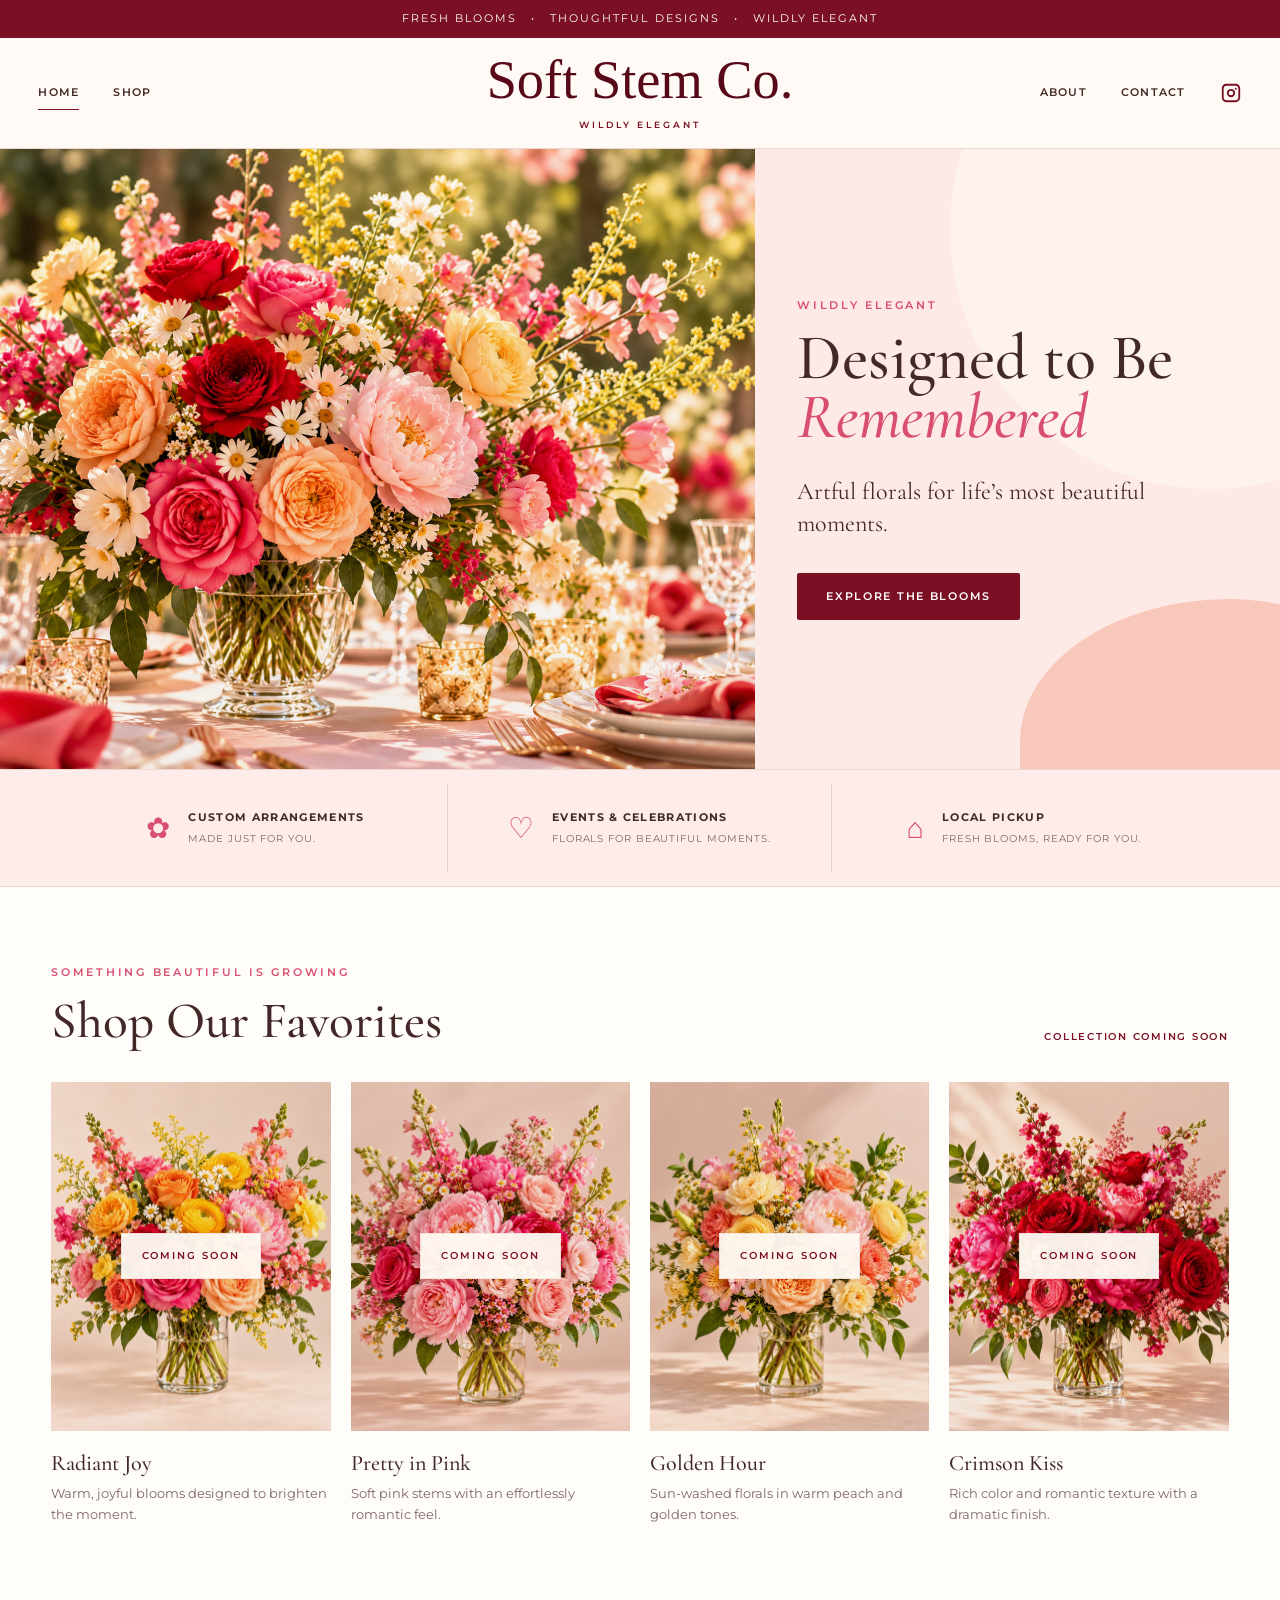
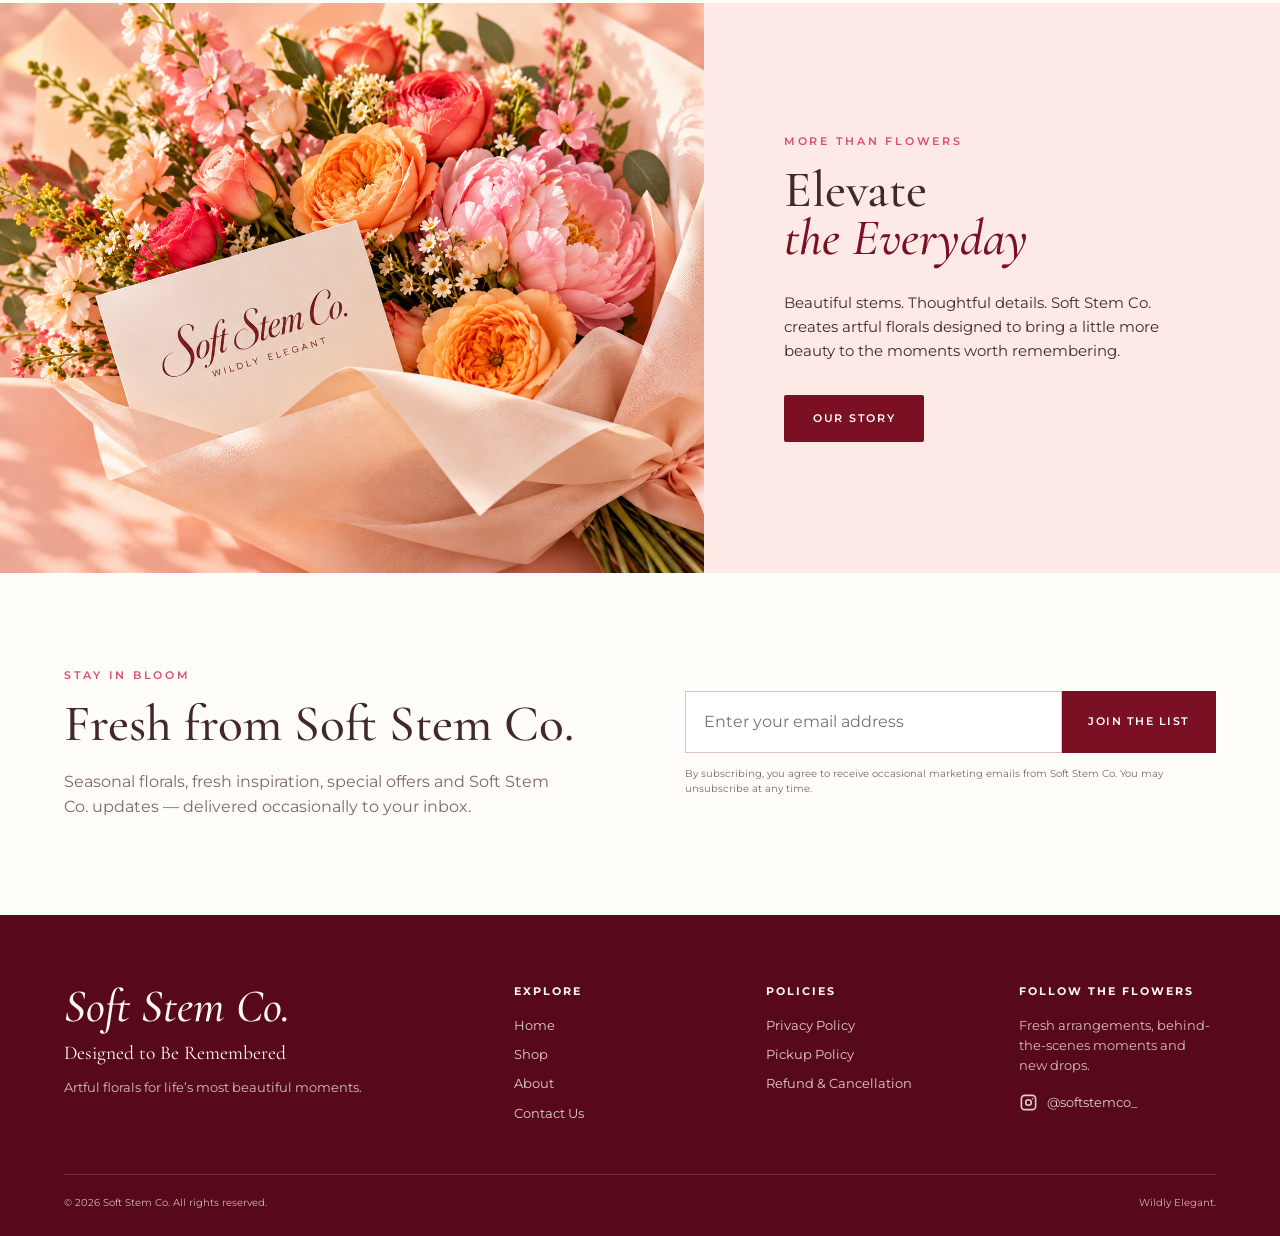
<file: index.html>
<!DOCTYPE html>
<html lang="en">

<head>
  <meta charset="UTF-8">

  <meta
    name="viewport"
    content="width=device-width, initial-scale=1.0"
  >

  <title>Soft Stem Co. | Wildly Elegant Florals</title>

  <meta
    name="description"
    content="Soft Stem Co. creates artful florals for life's most beautiful moments. Thoughtfully designed floral arrangements available for local pickup."
  >

  <!-- Google Fonts -->
  <link rel="preconnect" href="https://fonts.googleapis.com">

  <link
    rel="preconnect"
    href="https://fonts.gstatic.com"
    crossorigin
  >

  <link
    href="https://fonts.googleapis.com/css2?family=Cormorant+Garamond:ital,wght@0,400;0,500;0,600;1,500;1,600&family=Montserrat:wght@400;500;600&display=swap"
    rel="stylesheet"
  >

  <!-- Main stylesheet -->
  <link
    rel="stylesheet"
    href="styles.css"
  >
</head>


<body>

  <!-- =========================
       ANNOUNCEMENT BAR
  ========================== -->

  <div class="announcement-bar">
    <span>Fresh Blooms</span>
    <span>•</span>
    <span>Thoughtful Designs</span>
    <span>•</span>
    <span>Wildly Elegant</span>
  </div>


  <!-- =========================
       HEADER
  ========================== -->

  <header class="site-header">

    <div class="header-inner">

      <!-- Left navigation -->
      <nav
        class="main-nav left-nav"
        aria-label="Primary navigation"
      >
        <a
          href="index.html"
          class="active"
        >
          Home
        </a>

        <a href="#shop">
          Shop
        </a>
      </nav>


      <!-- Logo / Brand -->
      <a
        href="index.html"
        class="brand"
        aria-label="Soft Stem Co. Home"
      >
        <span class="brand-name">
          Soft Stem Co.
        </span>

        <span class="brand-tagline">
          Wildly Elegant
        </span>
      </a>


      <!-- Right navigation -->
      <nav
        class="main-nav right-nav"
        aria-label="Secondary navigation"
      >

        <a href="about.html">
          About
        </a>

        <a href="contact.html">
          Contact
        </a>


        <!-- Instagram Icon -->
        <a
          href="https://www.instagram.com/softstemco_/"
          target="_blank"
          rel="noopener noreferrer"
          class="instagram-icon"
          aria-label="Follow Soft Stem Co. on Instagram"
        >

          <svg
            viewBox="0 0 24 24"
            aria-hidden="true"
          >

            <path
              d="M7 2C4.24 2 2 4.24 2 7v10c0 2.76 2.24 5 5 5h10c2.76 0 5-2.24 5-5V7c0-2.76-2.24-5-5-5H7zm10 2c1.66 0 3 1.34 3 3v10c0 1.66-1.34 3-3 3H7c-1.66 0-3-1.34-3-3V7c0-1.66 1.34-3 3-3h10zm-5 3.5A4.5 4.5 0 1 0 12 16.5 4.5 4.5 0 0 0 12 7.5zm0 2A2.5 2.5 0 1 1 9.5 12 2.5 2.5 0 0 1 12 9.5zm5.25-3.25a1.05 1.05 0 1 0 1.05 1.05 1.05 1.05 0 0 0-1.05-1.05z"
            />

          </svg>

        </a>

      </nav>

    </div>

  </header>


  <!-- =========================
       MAIN CONTENT
  ========================== -->

  <main>


    <!-- =========================
         HERO
    ========================== -->

    <section class="hero">

      <div
        class="hero-photo"
        role="img"
        aria-label="Colorful Soft Stem Co. floral arrangement"
      >
      </div>


      <div class="hero-content">

        <p class="eyebrow">
          Wildly Elegant
        </p>


        <h1>
          Designed to Be
          <span>Remembered</span>
        </h1>


        <p class="hero-copy">
          Artful florals for life’s most beautiful moments.
        </p>


        <a
          href="#shop"
          class="button primary-button"
        >
          Explore the Blooms
        </a>

      </div>

    </section>



    <!-- =========================
         SERVICE STRIP
    ========================== -->

    <section class="service-strip">


      <article class="service-item">

        <div class="service-icon">
          ✿
        </div>

        <div>
          <h3>
            Custom Arrangements
          </h3>

          <p>
            Made just for you.
          </p>
        </div>

      </article>



      <article class="service-item">

        <div class="service-icon">
          ♡
        </div>

        <div>
          <h3>
            Events & Celebrations
          </h3>

          <p>
            Florals for beautiful moments.
          </p>
        </div>

      </article>



      <article class="service-item">

        <div class="service-icon">
          ⌂
        </div>

        <div>
          <h3>
            Local Pickup
          </h3>

          <p>
            Fresh blooms, ready for you.
          </p>
        </div>

      </article>


    </section>



    <!-- =========================
         SHOP / COMING SOON
    ========================== -->

    <section
      class="shop-section"
      id="shop"
    >

      <div class="section-heading">

        <div>

          <p class="eyebrow">
            Something Beautiful Is Growing
          </p>

          <h2>
            Shop Our Favorites
          </h2>

        </div>


        <span class="coming-soon-note">
          Collection Coming Soon
        </span>

      </div>



      <div class="product-grid">


        <!-- Product 1 -->

        <article class="product-card">

          <div class="product-photo product-one">

            <span class="coming-soon-label">
              Coming Soon
            </span>

          </div>

          <h3>
            Radiant Joy
          </h3>

          <p>
            Warm, joyful blooms designed to brighten the moment.
          </p>

        </article>



        <!-- Product 2 -->

        <article class="product-card">

          <div class="product-photo product-two">

            <span class="coming-soon-label">
              Coming Soon
            </span>

          </div>

          <h3>
            Pretty in Pink
          </h3>

          <p>
            Soft pink stems with an effortlessly romantic feel.
          </p>

        </article>



        <!-- Product 3 -->

        <article class="product-card">

          <div class="product-photo product-three">

            <span class="coming-soon-label">
              Coming Soon
            </span>

          </div>

          <h3>
            Golden Hour
          </h3>

          <p>
            Sun-washed florals in warm peach and golden tones.
          </p>

        </article>



        <!-- Product 4 -->

        <article class="product-card">

          <div class="product-photo product-four">

            <span class="coming-soon-label">
              Coming Soon
            </span>

          </div>

          <h3>
            Crimson Kiss
          </h3>

          <p>
            Rich color and romantic texture with a dramatic finish.
          </p>

        </article>


      </div>

    </section>



    <!-- =========================
         STORY SECTION
    ========================== -->

    <section class="story-section">


      <div
        class="story-photo"
        role="img"
        aria-label="Wrapped Soft Stem Co. floral bouquet"
      >
      </div>


      <div class="story-content">


        <p class="eyebrow">
          More Than Flowers
        </p>


        <h2>
          Elevate
          <span>the Everyday</span>
        </h2>


        <p>
          Beautiful stems. Thoughtful details.
          Soft Stem Co. creates artful florals designed
          to bring a little more beauty to the moments
          worth remembering.
        </p>


        <a
          href="about.html"
          class="button secondary-button"
        >
          Our Story
        </a>


      </div>

    </section>



    <!-- =========================
         NEWSLETTER
    ========================== -->

    <section class="newsletter-section">


      <div class="newsletter-copy">


        <p class="eyebrow">
          Stay in Bloom
        </p>


        <h2>
          Fresh from Soft Stem Co.
        </h2>


        <p>
          Seasonal florals, fresh inspiration, special offers
          and Soft Stem Co. updates — delivered occasionally
          to your inbox.
        </p>


      </div>



  <form
  action="https://formspree.io/f/mqpezvlo"
  method="POST"
  class="newsletter-form"
>

  <label for="newsletter-email" class="sr-only">
    Email Address
  </label>

  <input
    type="email"
    id="newsletter-email"
    name="email"
    placeholder="Enter your email address"
    required
  >

  <input
    type="hidden"
    name="_subject"
    value="New Soft Stem Co. Newsletter Signup"
  >

  <input
    type="hidden"
    name="_source"
    value="Soft Stem Co. Homepage Newsletter"
  >

  <button type="submit">
    Join the List
  </button>

  <p class="form-disclaimer">
    By subscribing, you agree to receive occasional marketing emails from
    Soft Stem Co. You may unsubscribe at any time.
  </p>

</form>


    </section>


  </main>



  <!-- =========================
       FOOTER
  ========================== -->

  <footer class="site-footer">


    <div class="footer-grid">


      <!-- Brand -->

      <div class="footer-brand">

        <h2>
          Soft Stem Co.
        </h2>


        <p class="footer-tagline">
          Designed to Be Remembered
        </p>


        <p>
          Artful florals for life’s most beautiful moments.
        </p>

      </div>



      <!-- Explore -->

      <div class="footer-column">

        <h3>
          Explore
        </h3>


        <a href="index.html">
          Home
        </a>


        <a href="#shop">
          Shop
        </a>


        <a href="about.html">
          About
        </a>


        <a href="contact.html">
          Contact Us
        </a>

      </div>



      <!-- Policies -->

      <div class="footer-column">

        <h3>
          Policies
        </h3>


        <a href="privacy.html">
          Privacy Policy
        </a>


       


        <a href="pickup.html">
          Pickup Policy
        </a>


        <a href="refunds.html">
          Refund & Cancellation
        </a>

      </div>



      <!-- Social -->

      <div class="footer-column">


        <h3>
          Follow the Flowers
        </h3>


        <p>
          Fresh arrangements, behind-the-scenes moments
          and new drops.
        </p>


        <a
          href="https://www.instagram.com/softstemco_/"
          target="_blank"
          rel="noopener noreferrer"
          class="footer-instagram"
        >


          <svg
            viewBox="0 0 24 24"
            aria-hidden="true"
          >

            <path
              d="M7 2C4.24 2 2 4.24 2 7v10c0 2.76 2.24 5 5 5h10c2.76 0 5-2.24 5-5V7c0-2.76-2.24-5-5-5H7zm10 2c1.66 0 3 1.34 3 3v10c0 1.66-1.34 3-3 3H7c-1.66 0-3-1.34-3-3V7c0-1.66 1.34-3 3-3h10zm-5 3.5A4.5 4.5 0 1 0 12 16.5 4.5 4.5 0 0 0 12 7.5zm0 2A2.5 2.5 0 1 1 9.5 12 2.5 2.5 0 0 1 12 9.5zm5.25-3.25a1.05 1.05 0 1 0 1.05 1.05 1.05 1.05 0 0 0-1.05-1.05z"
            />

          </svg>


          <span>
            @softstemco_
          </span>


        </a>


      </div>


    </div>



    <div class="footer-bottom">

      <p>
        © 2026 Soft Stem Co. All rights reserved.
      </p>

      <p>
        Wildly Elegant.
      </p>

    </div>


  </footer>


</body>

</html>
</file>
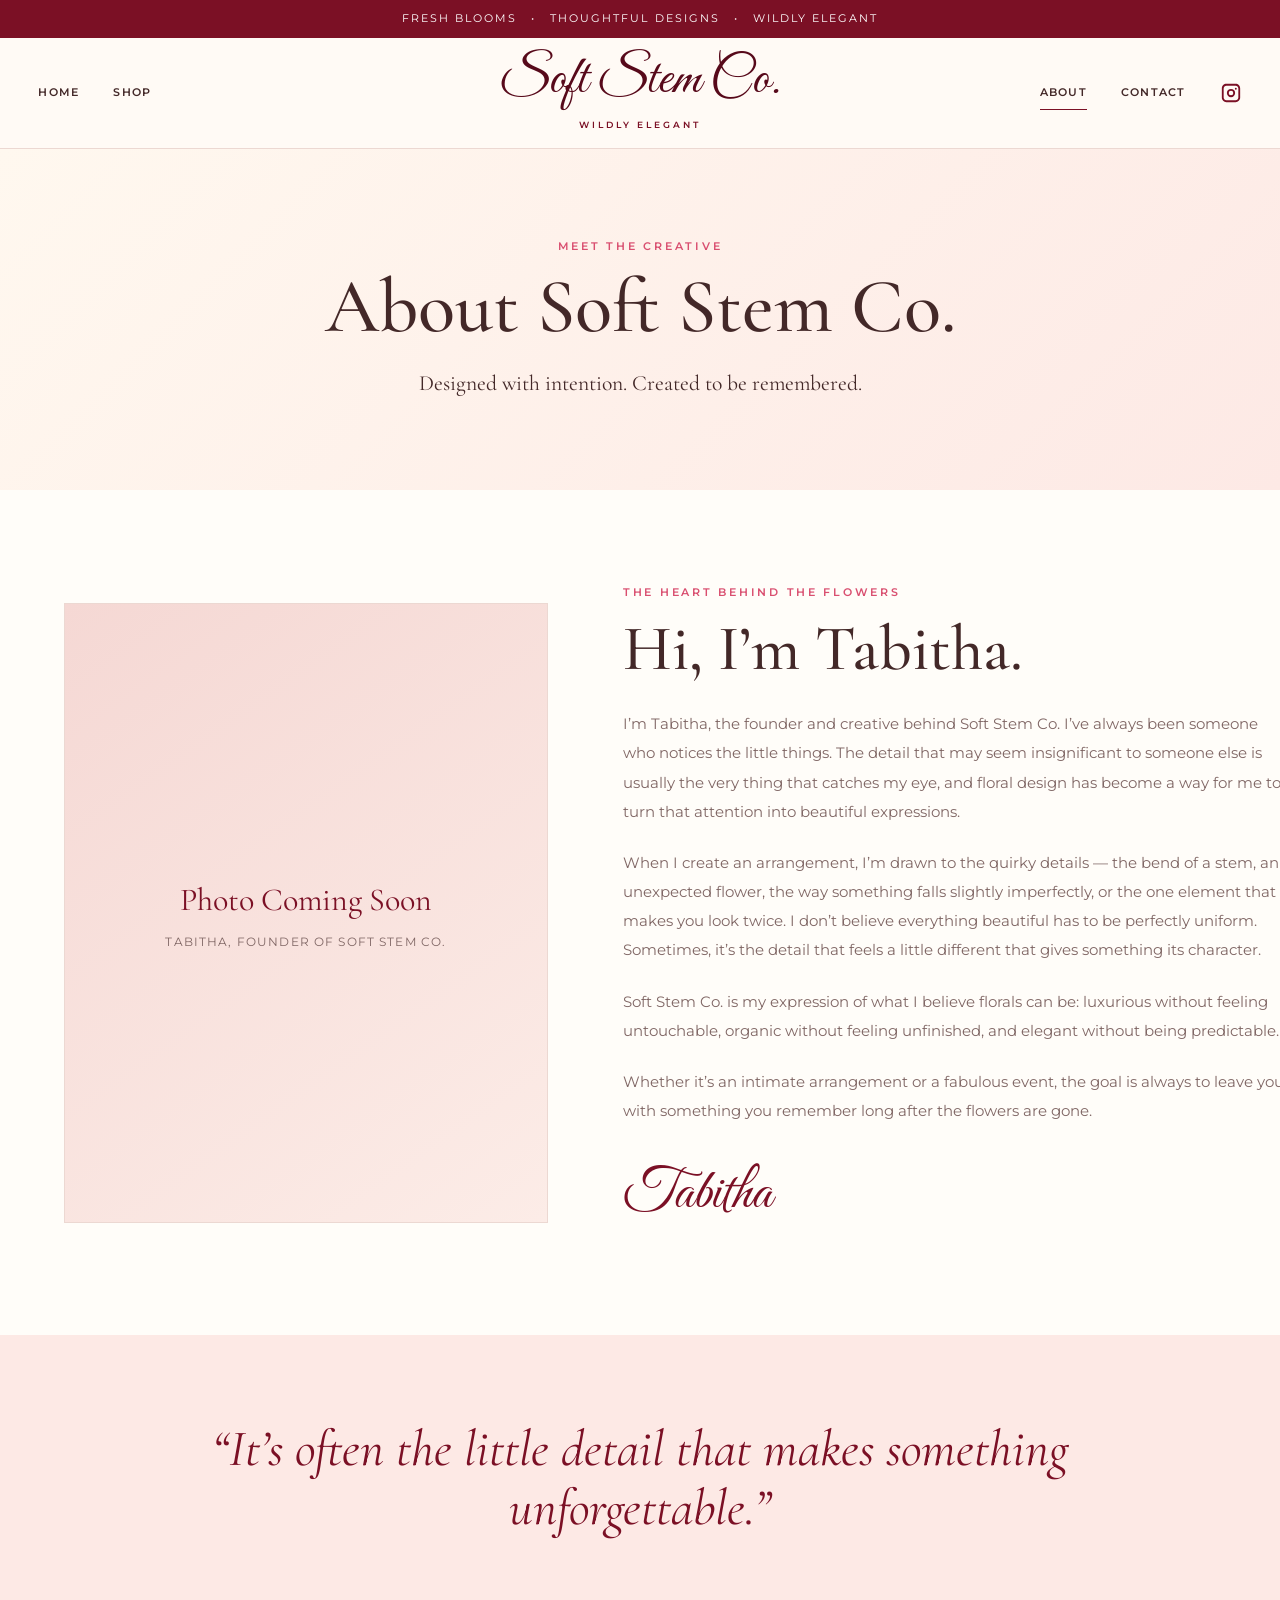
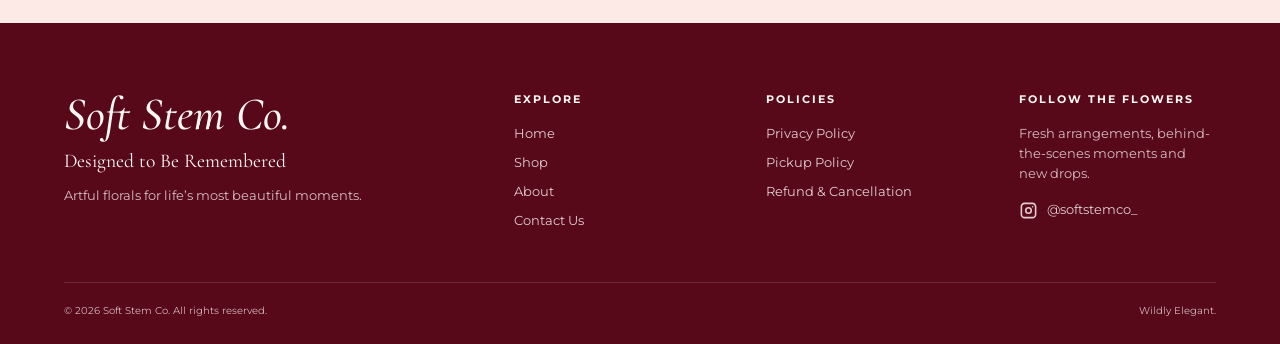
<file: about.html>
<!DOCTYPE html>
<html lang="en">
<head>
  <meta charset="UTF-8">
  <meta name="viewport" content="width=device-width, initial-scale=1.0">

  <title>About | Soft Stem Co.</title>

  <meta
    name="description"
    content="Meet Tabitha, founder and creative behind Soft Stem Co."
  >

  <link rel="preconnect" href="https://fonts.googleapis.com">
  <link rel="preconnect" href="https://fonts.gstatic.com" crossorigin>

  <link
    href="https://fonts.googleapis.com/css2?family=Cormorant+Garamond:ital,wght@0,400;0,500;0,600;1,500;1,600&family=Great+Vibes&family=Montserrat:wght@400;500;600&display=swap"
    rel="stylesheet"
  >

  <link rel="stylesheet" href="styles.css">
</head>

<body>

  <div class="announcement-bar">
    <span>Fresh Blooms</span>
    <span>•</span>
    <span>Thoughtful Designs</span>
    <span>•</span>
    <span>Wildly Elegant</span>
  </div>

  <header class="site-header">
    <div class="header-inner">

      <nav class="main-nav left-nav">
        <a href="index.html">Home</a>
        <a href="index.html#shop">Shop</a>
      </nav>

      <a href="index.html" class="brand">
        <span class="brand-name">Soft Stem Co.</span>
        <span class="brand-tagline">Wildly Elegant</span>
      </a>

      <nav class="main-nav right-nav">
        <a href="about.html" class="active">About</a>
        <a href="contact.html">Contact</a>

        <a
          href="https://www.instagram.com/softstemco_/"
          target="_blank"
          rel="noopener noreferrer"
          class="instagram-icon"
          aria-label="Follow Soft Stem Co. on Instagram"
        >
          <svg viewBox="0 0 24 24" aria-hidden="true">
            <path d="M7 2C4.24 2 2 4.24 2 7v10c0 2.76 2.24 5 5 5h10c2.76 0 5-2.24 5-5V7c0-2.76-2.24-5-5-5H7zm10 2c1.66 0 3 1.34 3 3v10c0 1.66-1.34 3-3 3H7c-1.66 0-3-1.34-3-3V7c0-1.66 1.34-3 3-3h10zm-5 3.5A4.5 4.5 0 1 0 12 16.5 4.5 4.5 0 0 0 12 7.5zm0 2A2.5 2.5 0 1 1 9.5 12 2.5 2.5 0 0 1 12 9.5zm5.25-3.25a1.05 1.05 0 1 0 1.05 1.05 1.05 1.05 0 0 0-1.05-1.05z"/>
          </svg>
        </a>
      </nav>

    </div>
  </header>

  <main>

    <section class="page-hero">
      <p class="eyebrow">Meet the Creative</p>
      <h1>About Soft Stem Co.</h1>
      <p>Designed with intention. Created to be remembered.</p>
    </section>

    <section class="about-layout">

      <div class="about-photo-placeholder">
        <div>
          <span>Photo Coming Soon</span>
          <p>Tabitha, Founder of Soft Stem Co.</p>
        </div>
      </div>

      <div class="about-copy">

        <p class="eyebrow">The Heart Behind the Flowers</p>

        <h2>Hi, I’m Tabitha.</h2>

        <p>
          I’m Tabitha, the founder and creative behind Soft Stem Co.
          I’ve always been someone who notices the little things.
          The detail that may seem insignificant to someone else is
          usually the very thing that catches my eye, and floral design
          has become a way for me to turn that attention into beautiful
          expressions.
        </p>

        <p>
          When I create an arrangement, I’m drawn to the quirky details —
          the bend of a stem, an unexpected flower, the way something falls
          slightly imperfectly, or the one element that makes you look twice.
          I don’t believe everything beautiful has to be perfectly uniform.
          Sometimes, it’s the detail that feels a little different that gives
          something its character.
        </p>

        <p>
          Soft Stem Co. is my expression of what I believe florals can be:
          luxurious without feeling untouchable, organic without feeling
          unfinished, and elegant without being predictable.
        </p>

        <p>
          Whether it’s an intimate arrangement or a fabulous event, the goal
          is always to leave you with something you remember long after the
          flowers are gone.
        </p>

        <p class="about-signature">
          Tabitha
        </p>

      </div>

    </section>

    <section class="about-quote">
      <p>“It’s often the little detail that makes something unforgettable.”</p>
    </section>

  </main>

  <footer class="site-footer">

    <div class="footer-grid">

      <div class="footer-brand">
        <h2>Soft Stem Co.</h2>
        <p class="footer-tagline">Designed to Be Remembered</p>
        <p>Artful florals for life’s most beautiful moments.</p>
      </div>

      <div class="footer-column">
        <h3>Explore</h3>
        <a href="index.html">Home</a>
        <a href="index.html#shop">Shop</a>
        <a href="about.html">About</a>
        <a href="contact.html">Contact Us</a>
      </div>

      <div class="footer-column">
        <h3>Policies</h3>
        <a href="privacy.html">Privacy Policy</a>
        <a href="pickup.html">Pickup Policy</a>
        <a href="refunds.html">Refund & Cancellation</a>
      </div>

      <div class="footer-column">
        <h3>Follow the Flowers</h3>

        <p>
          Fresh arrangements, behind-the-scenes moments and new drops.
        </p>

        <a
          href="https://www.instagram.com/softstemco_/"
          target="_blank"
          rel="noopener noreferrer"
          class="footer-instagram"
        >
          <svg viewBox="0 0 24 24" aria-hidden="true">
            <path d="M7 2C4.24 2 2 4.24 2 7v10c0 2.76 2.24 5 5 5h10c2.76 0 5-2.24 5-5V7c0-2.76-2.24-5-5-5H7zm10 2c1.66 0 3 1.34 3 3v10c0 1.66-1.34 3-3 3H7c-1.66 0-3-1.34-3-3V7c0-1.66 1.34-3 3-3h10zm-5 3.5A4.5 4.5 0 1 0 12 16.5 4.5 4.5 0 0 0 12 7.5zm0 2A2.5 2.5 0 1 1 9.5 12 2.5 2.5 0 0 1 12 9.5zm5.25-3.25a1.05 1.05 0 1 0 1.05 1.05 1.05 1.05 0 0 0-1.05-1.05z"/>
          </svg>

          <span>@softstemco_</span>
        </a>
      </div>

    </div>

    <div class="footer-bottom">
      <p>© 2026 Soft Stem Co. All rights reserved.</p>
      <p>Wildly Elegant.</p>
    </div>

  </footer>

</body>
</html>
</file>
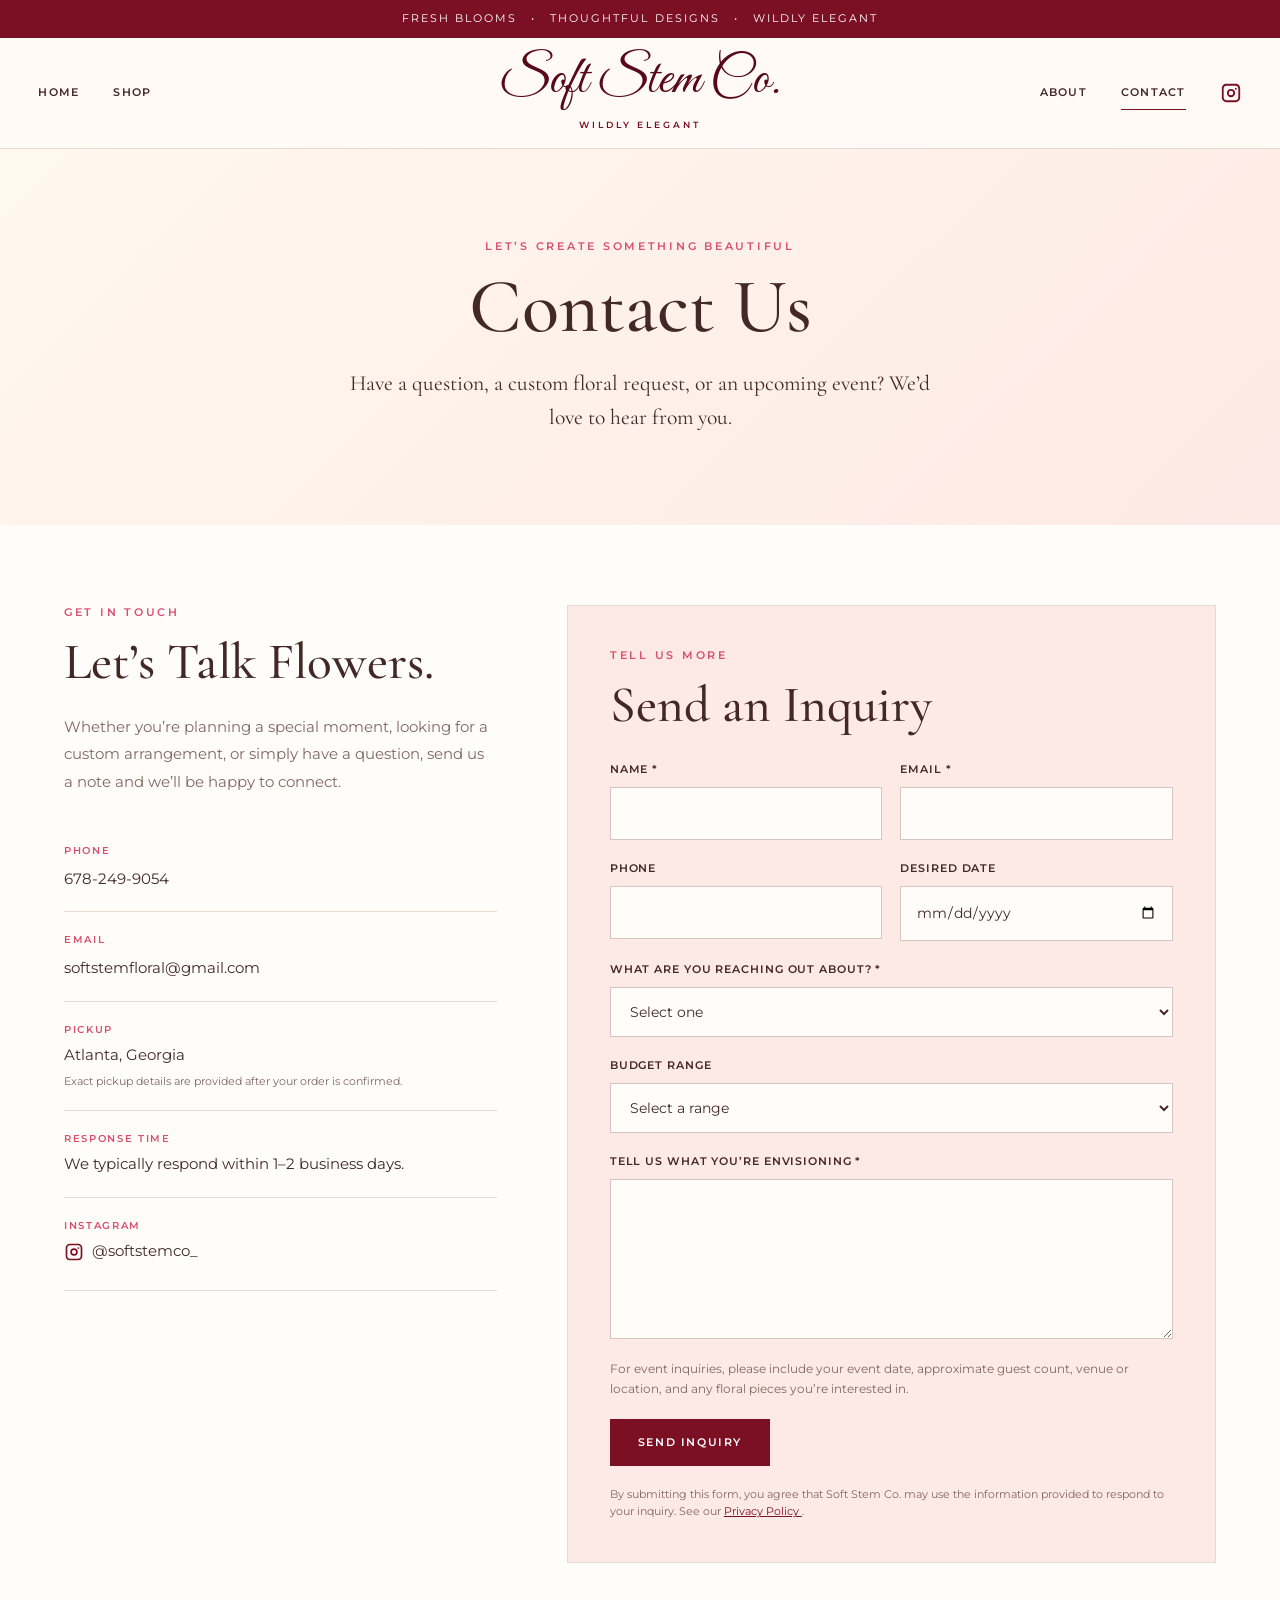
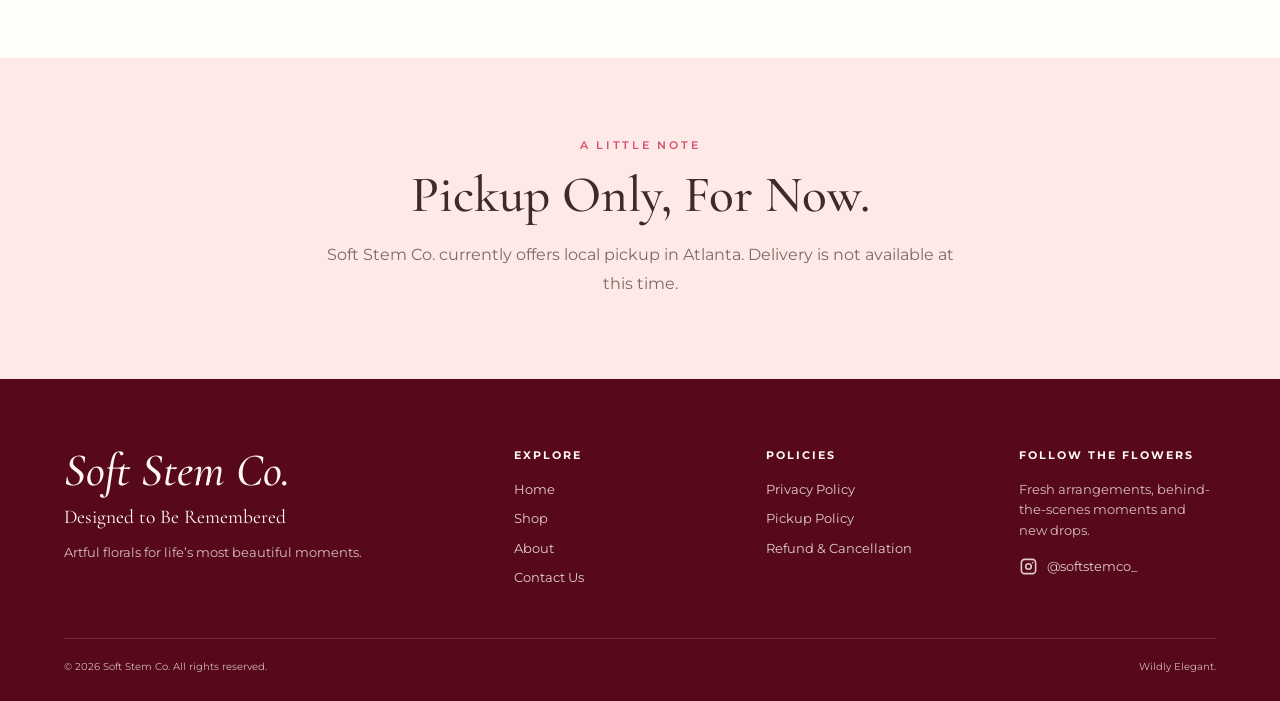
<file: contact.html>
<!DOCTYPE html>
<html lang="en">

<head>
  <meta charset="UTF-8">

  <meta
    name="viewport"
    content="width=device-width, initial-scale=1.0"
  >

  <title>Contact | Soft Stem Co.</title>

  <meta
    name="description"
    content="Contact Soft Stem Co. for custom floral arrangements, event florals, pickup questions, and general inquiries."
  >

  <link rel="preconnect" href="https://fonts.googleapis.com">

  <link
    rel="preconnect"
    href="https://fonts.gstatic.com"
    crossorigin
  >

  <link
    href="https://fonts.googleapis.com/css2?family=Cormorant+Garamond:ital,wght@0,400;0,500;0,600;1,500;1,600&family=Great+Vibes&family=Montserrat:wght@400;500;600&display=swap"
    rel="stylesheet"
  >

  <link
    rel="stylesheet"
    href="styles.css"
  >
</head>


<body>

  <!-- Announcement Bar -->
  <div class="announcement-bar">
    <span>Fresh Blooms</span>
    <span>•</span>
    <span>Thoughtful Designs</span>
    <span>•</span>
    <span>Wildly Elegant</span>
  </div>


  <!-- Header -->
  <header class="site-header">

    <div class="header-inner">

      <nav class="main-nav left-nav">
        <a href="index.html">Home</a>
        <a href="index.html#shop">Shop</a>
      </nav>


      <a
        href="index.html"
        class="brand"
        aria-label="Soft Stem Co. Home"
      >

        <span class="brand-name">
          Soft Stem Co.
        </span>

        <span class="brand-tagline">
          Wildly Elegant
        </span>

      </a>


      <nav class="main-nav right-nav">

        <a href="about.html">
          About
        </a>

        <a
          href="contact.html"
          class="active"
        >
          Contact
        </a>


        <a
          href="https://www.instagram.com/softstemco_/"
          target="_blank"
          rel="noopener noreferrer"
          class="instagram-icon"
          aria-label="Follow Soft Stem Co. on Instagram"
        >

          <svg
            viewBox="0 0 24 24"
            aria-hidden="true"
          >
            <path
              d="M7 2C4.24 2 2 4.24 2 7v10c0 2.76 2.24 5 5 5h10c2.76 0 5-2.24 5-5V7c0-2.76-2.24-5-5-5H7zm10 2c1.66 0 3 1.34 3 3v10c0 1.66-1.34 3-3 3H7c-1.66 0-3-1.34-3-3V7c0-1.66 1.34-3 3-3h10zm-5 3.5A4.5 4.5 0 1 0 12 16.5 4.5 4.5 0 0 0 12 7.5zm0 2A2.5 2.5 0 1 1 9.5 12 2.5 2.5 0 0 1 12 9.5zm5.25-3.25a1.05 1.05 0 1 0 1.05 1.05 1.05 1.05 0 0 0-1.05-1.05z"
            />
          </svg>

        </a>

      </nav>

    </div>

  </header>


  <main>

    <!-- Page Hero -->
    <section class="page-hero contact-hero">

      <p class="eyebrow">
        Let’s Create Something Beautiful
      </p>

      <h1>
        Contact Us
      </h1>

      <p>
        Have a question, a custom floral request,
        or an upcoming event? We’d love to hear from you.
      </p>

    </section>


    <!-- Contact Content -->
    <section class="contact-layout">


      <!-- Contact Details -->
      <div class="contact-info">

        <p class="eyebrow">
          Get in Touch
        </p>

        <h2>
          Let’s Talk Flowers.
        </h2>

        <p class="contact-intro">
          Whether you’re planning a special moment,
          looking for a custom arrangement, or simply
          have a question, send us a note and we’ll be
          happy to connect.
        </p>


        <div class="contact-detail">

          <span class="contact-label">
            Phone
          </span>

          <a href="tel:+16782499054">
            678-249-9054
          </a>

        </div>


        <div class="contact-detail">

          <span class="contact-label">
            Email
          </span>

          <a href="mailto:softstemfloral@gmail.com">
            softstemfloral@gmail.com
          </a>

        </div>


        <div class="contact-detail">

          <span class="contact-label">
            Pickup
          </span>

          <p>
            Atlanta, Georgia
          </p>

          <small>
            Exact pickup details are provided
            after your order is confirmed.
          </small>

        </div>


        <div class="contact-detail">

          <span class="contact-label">
            Response Time
          </span>

          <p>
            We typically respond within
            1–2 business days.
          </p>

        </div>


        <div class="contact-detail">

          <span class="contact-label">
            Instagram
          </span>

          <a
            href="https://www.instagram.com/softstemco_/"
            target="_blank"
            rel="noopener noreferrer"
            class="contact-instagram"
          >

            <svg
              viewBox="0 0 24 24"
              aria-hidden="true"
            >
              <path
                d="M7 2C4.24 2 2 4.24 2 7v10c0 2.76 2.24 5 5 5h10c2.76 0 5-2.24 5-5V7c0-2.76-2.24-5-5-5H7zm10 2c1.66 0 3 1.34 3 3v10c0 1.66-1.34 3-3 3H7c-1.66 0-3-1.34-3-3V7c0-1.66 1.34-3 3-3h10zm-5 3.5A4.5 4.5 0 1 0 12 16.5 4.5 4.5 0 0 0 12 7.5zm0 2A2.5 2.5 0 1 1 9.5 12 2.5 2.5 0 0 1 12 9.5zm5.25-3.25a1.05 1.05 0 1 0 1.05 1.05 1.05 1.05 0 0 0-1.05-1.05z"
              />
            </svg>

            <span>
              @softstemco_
            </span>

          </a>

        </div>

      </div>


      <!-- Contact Form -->
      <div class="contact-form-wrap">

        <p class="eyebrow">
          Tell Us More
        </p>

        <h2>
          Send an Inquiry
        </h2>


        <form
          action="https://formspree.io/f/xzedplvp"
          method="POST"
          class="contact-form"
        >


          <div class="form-row">

            <div class="form-field">

              <label for="name">
                Name *
              </label>

              <input
                type="text"
                id="name"
                name="name"
                required
              >

            </div>


            <div class="form-field">

              <label for="email">
                Email *
              </label>

              <input
                type="email"
                id="email"
                name="email"
                required
              >

            </div>

          </div>


          <div class="form-row">

            <div class="form-field">

              <label for="phone">
                Phone
              </label>

              <input
                type="tel"
                id="phone"
                name="phone"
              >

            </div>


            <div class="form-field">

              <label for="date">
                Desired Date
              </label>

              <input
                type="date"
                id="date"
                name="desired-date"
              >

            </div>

          </div>


          <div class="form-field">

            <label for="inquiry">
              What are you reaching out about? *
            </label>

            <select
              id="inquiry"
              name="inquiry-type"
              required
            >

              <option value="">
                Select one
              </option>

              <option value="Custom Arrangement">
                Custom Arrangement
              </option>

              <option value="Event or Celebration">
                Event / Celebration
              </option>

              <option value="Pickup Question">
                Pickup Question
              </option>

              <option value="General Inquiry">
                General Inquiry
              </option>

            </select>

          </div>


          <div class="form-field">

            <label for="budget">
              Budget Range
            </label>

            <select
              id="budget"
              name="budget-range"
            >

              <option value="">
                Select a range
              </option>

              <option value="Under $100">
                Under $100
              </option>

              <option value="$100-$200">
                $100–$200
              </option>

              <option value="$200-$500">
                $200–$500
              </option>

              <option value="$500+">
                $500+
              </option>

              <option value="Event Quote">
                Event Quote / Not Sure Yet
              </option>

            </select>

          </div>


          <div class="form-field">

            <label for="message">
              Tell us what you’re envisioning *
            </label>

            <textarea
              id="message"
              name="message"
              rows="7"
              required
            ></textarea>

          </div>


          <p class="event-note">
            For event inquiries, please include your event date,
            approximate guest count, venue or location, and any
            floral pieces you’re interested in.
          </p>


          <!-- Formspree subject -->
          <input
            type="hidden"
            name="_subject"
            value="New Soft Stem Co. Website Inquiry"
          >


          <!-- Helps Formspree know where it came from -->
          <input
            type="hidden"
            name="_source"
            value="Soft Stem Co. Contact Page"
          >


          <button
            type="submit"
            class="contact-submit"
          >
            Send Inquiry
          </button>


          <p class="form-privacy">
            By submitting this form, you agree that Soft Stem Co.
            may use the information provided to respond to your inquiry.
            See our
            <a href="privacy.html">
              Privacy Policy
            </a>.
          </p>

        </form>

      </div>

    </section>


    <!-- Pickup Reminder -->
    <section class="contact-note">

      <p class="eyebrow">
        A Little Note
      </p>

      <h2>
        Pickup Only, For Now.
      </h2>

      <p>
        Soft Stem Co. currently offers local pickup in Atlanta.
        Delivery is not available at this time.
      </p>

    </section>

  </main>


  <!-- Footer -->
  <footer class="site-footer">

    <div class="footer-grid">


      <div class="footer-brand">

        <h2>
          Soft Stem Co.
        </h2>

        <p class="footer-tagline">
          Designed to Be Remembered
        </p>

        <p>
          Artful florals for life’s most beautiful moments.
        </p>

      </div>


      <div class="footer-column">

        <h3>
          Explore
        </h3>

        <a href="index.html">
          Home
        </a>

        <a href="index.html#shop">
          Shop
        </a>

        <a href="about.html">
          About
        </a>

        <a href="contact.html">
          Contact Us
        </a>

      </div>


      <div class="footer-column">

        <h3>
          Policies
        </h3>

        <a href="privacy.html">
          Privacy Policy
        </a>

        <a href="pickup.html">
          Pickup Policy
        </a>

        <a href="refunds.html">
          Refund & Cancellation
        </a>

      </div>


      <div class="footer-column">

        <h3>
          Follow the Flowers
        </h3>

        <p>
          Fresh arrangements, behind-the-scenes moments
          and new drops.
        </p>


        <a
          href="https://www.instagram.com/softstemco_/"
          target="_blank"
          rel="noopener noreferrer"
          class="footer-instagram"
        >

          <svg
            viewBox="0 0 24 24"
            aria-hidden="true"
          >
            <path
              d="M7 2C4.24 2 2 4.24 2 7v10c0 2.76 2.24 5 5 5h10c2.76 0 5-2.24 5-5V7c0-2.76-2.24-5-5-5H7zm10 2c1.66 0 3 1.34 3 3v10c0 1.66-1.34 3-3 3H7c-1.66 0-3-1.34-3-3V7c0-1.66 1.34-3 3-3h10zm-5 3.5A4.5 4.5 0 1 0 12 16.5 4.5 4.5 0 0 0 12 7.5zm0 2A2.5 2.5 0 1 1 9.5 12 2.5 2.5 0 0 1 12 9.5zm5.25-3.25a1.05 1.05 0 1 0 1.05 1.05 1.05 1.05 0 0 0-1.05-1.05z"
            />
          </svg>

          <span>
            @softstemco_
          </span>

        </a>

      </div>

    </div>


    <div class="footer-bottom">

      <p>
        © 2026 Soft Stem Co. All rights reserved.
      </p>

      <p>
        Wildly Elegant.
      </p>

    </div>

  </footer>


</body>

</html>
</file>
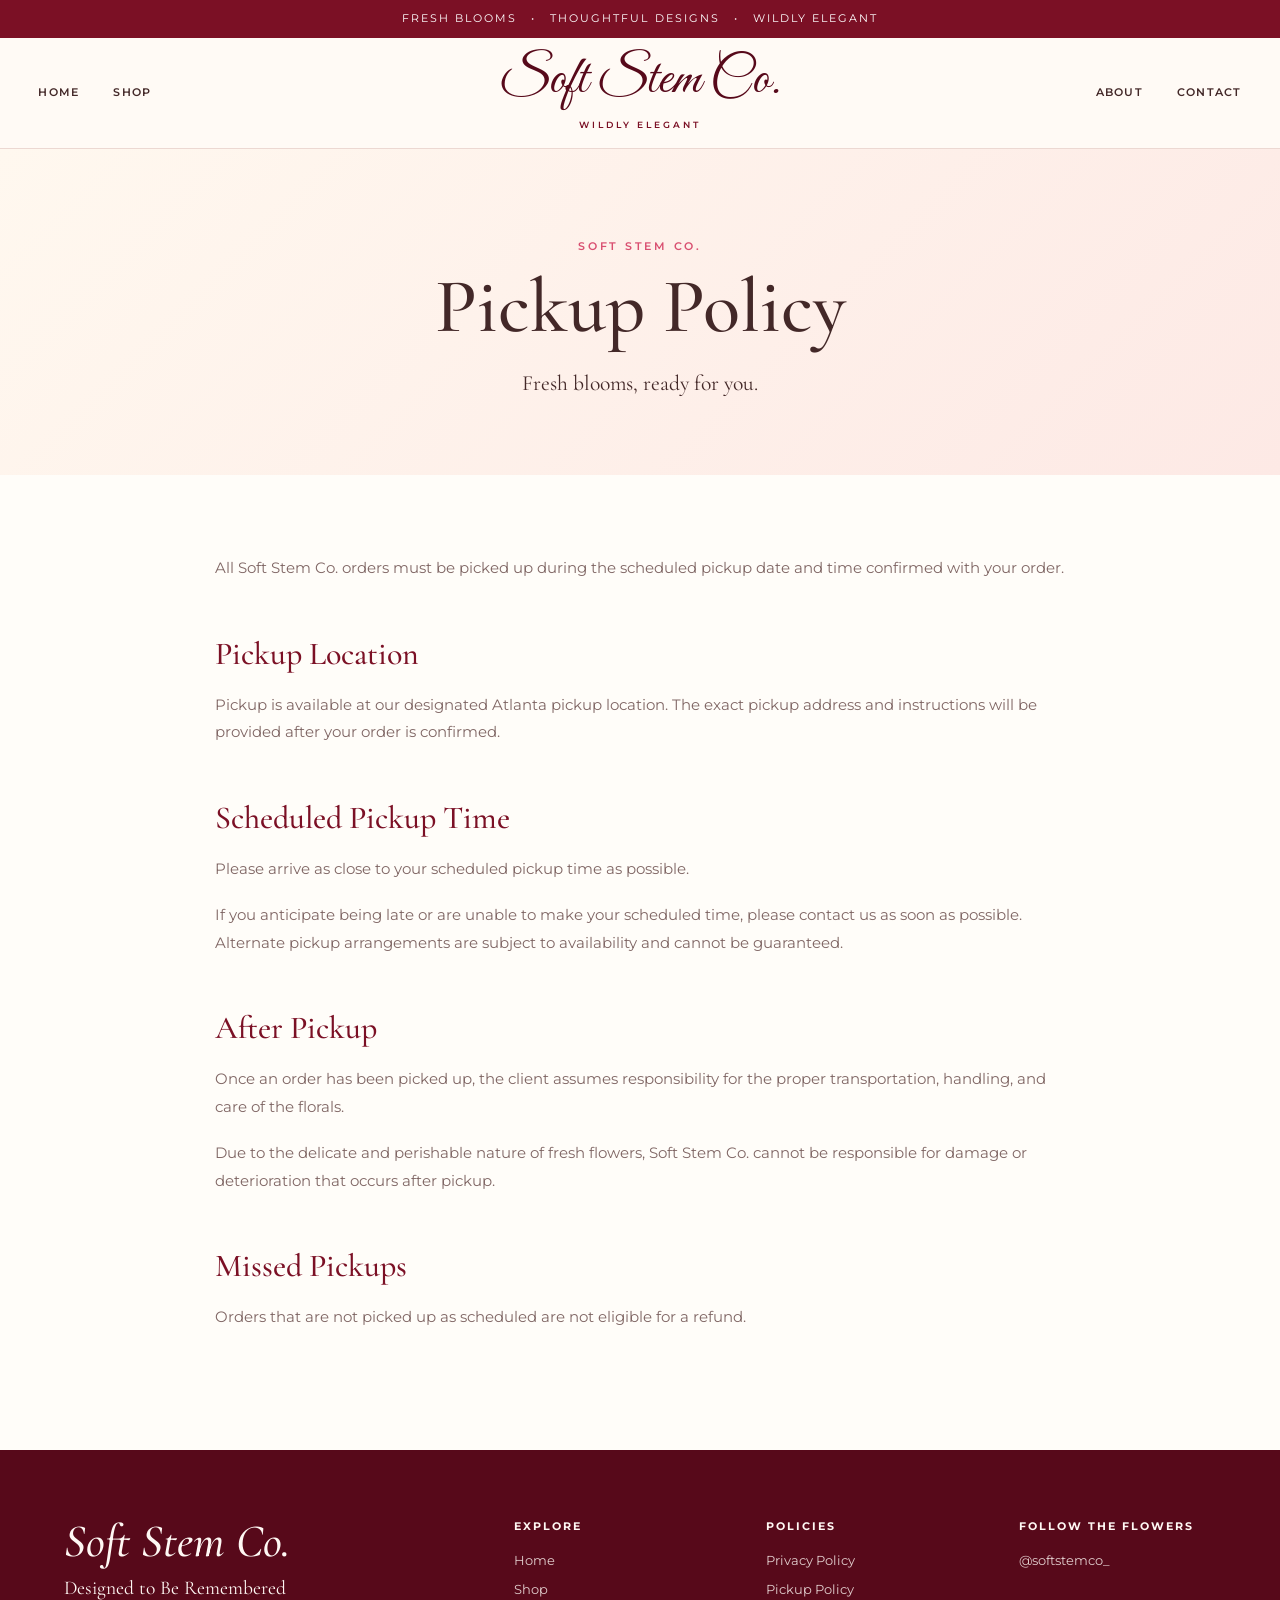
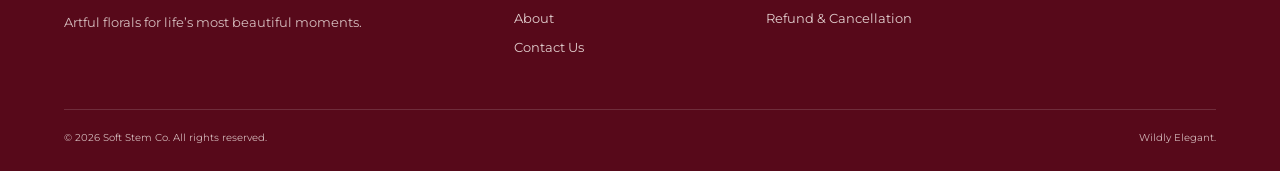
<file: pickup.html>
<!DOCTYPE html>
<html lang="en">
<head>
  <meta charset="UTF-8">
  <meta name="viewport" content="width=device-width, initial-scale=1.0">

  <title>Pickup Policy | Soft Stem Co.</title>

  <link rel="preconnect" href="https://fonts.googleapis.com">
  <link rel="preconnect" href="https://fonts.gstatic.com" crossorigin>

  <link
    href="https://fonts.googleapis.com/css2?family=Cormorant+Garamond:ital,wght@0,400;0,500;0,600;1,500;1,600&family=Great+Vibes&family=Montserrat:wght@400;500;600&display=swap"
    rel="stylesheet"
  >

  <link rel="stylesheet" href="styles.css">
</head>

<body>

  <div class="announcement-bar">
    <span>Fresh Blooms</span>
    <span>•</span>
    <span>Thoughtful Designs</span>
    <span>•</span>
    <span>Wildly Elegant</span>
  </div>

  <header class="site-header">
    <div class="header-inner">

      <nav class="main-nav left-nav">
        <a href="index.html">Home</a>
        <a href="index.html#shop">Shop</a>
      </nav>

      <a href="index.html" class="brand">
        <span class="brand-name">Soft Stem Co.</span>
        <span class="brand-tagline">Wildly Elegant</span>
      </a>

      <nav class="main-nav right-nav">
        <a href="about.html">About</a>
        <a href="contact.html">Contact</a>
      </nav>

    </div>
  </header>

  <main>

    <section class="page-hero policy-hero">
      <p class="eyebrow">Soft Stem Co.</p>
      <h1>Pickup Policy</h1>
      <p>Fresh blooms, ready for you.</p>
    </section>

    <section class="policy-page">

      <p>
        All Soft Stem Co. orders must be picked up during the scheduled
        pickup date and time confirmed with your order.
      </p>

      <h2>Pickup Location</h2>

      <p>
        Pickup is available at our designated Atlanta pickup location.
        The exact pickup address and instructions will be provided after
        your order is confirmed.
      </p>

      <h2>Scheduled Pickup Time</h2>

      <p>
        Please arrive as close to your scheduled pickup time as possible.
      </p>

      <p>
        If you anticipate being late or are unable to make your scheduled
        time, please contact us as soon as possible. Alternate pickup
        arrangements are subject to availability and cannot be guaranteed.
      </p>

      <h2>After Pickup</h2>

      <p>
        Once an order has been picked up, the client assumes responsibility
        for the proper transportation, handling, and care of the florals.
      </p>

      <p>
        Due to the delicate and perishable nature of fresh flowers,
        Soft Stem Co. cannot be responsible for damage or deterioration
        that occurs after pickup.
      </p>

      <h2>Missed Pickups</h2>

      <p>
        Orders that are not picked up as scheduled are not eligible for
        a refund.
      </p>

    </section>

  </main>

  <footer class="site-footer">
    <div class="footer-grid">

      <div class="footer-brand">
        <h2>Soft Stem Co.</h2>
        <p class="footer-tagline">Designed to Be Remembered</p>
        <p>Artful florals for life’s most beautiful moments.</p>
      </div>

      <div class="footer-column">
        <h3>Explore</h3>
        <a href="index.html">Home</a>
        <a href="index.html#shop">Shop</a>
        <a href="about.html">About</a>
        <a href="contact.html">Contact Us</a>
      </div>

      <div class="footer-column">
        <h3>Policies</h3>
        <a href="privacy.html">Privacy Policy</a>
        <a href="pickup.html">Pickup Policy</a>
        <a href="refunds.html">Refund & Cancellation</a>
      </div>

      <div class="footer-column">
        <h3>Follow the Flowers</h3>
        <a
          href="https://www.instagram.com/softstemco_/"
          target="_blank"
          rel="noopener noreferrer"
        >
          @softstemco_
        </a>
      </div>

    </div>

    <div class="footer-bottom">
      <p>© 2026 Soft Stem Co. All rights reserved.</p>
      <p>Wildly Elegant.</p>
    </div>
  </footer>

</body>
</html>
</file>
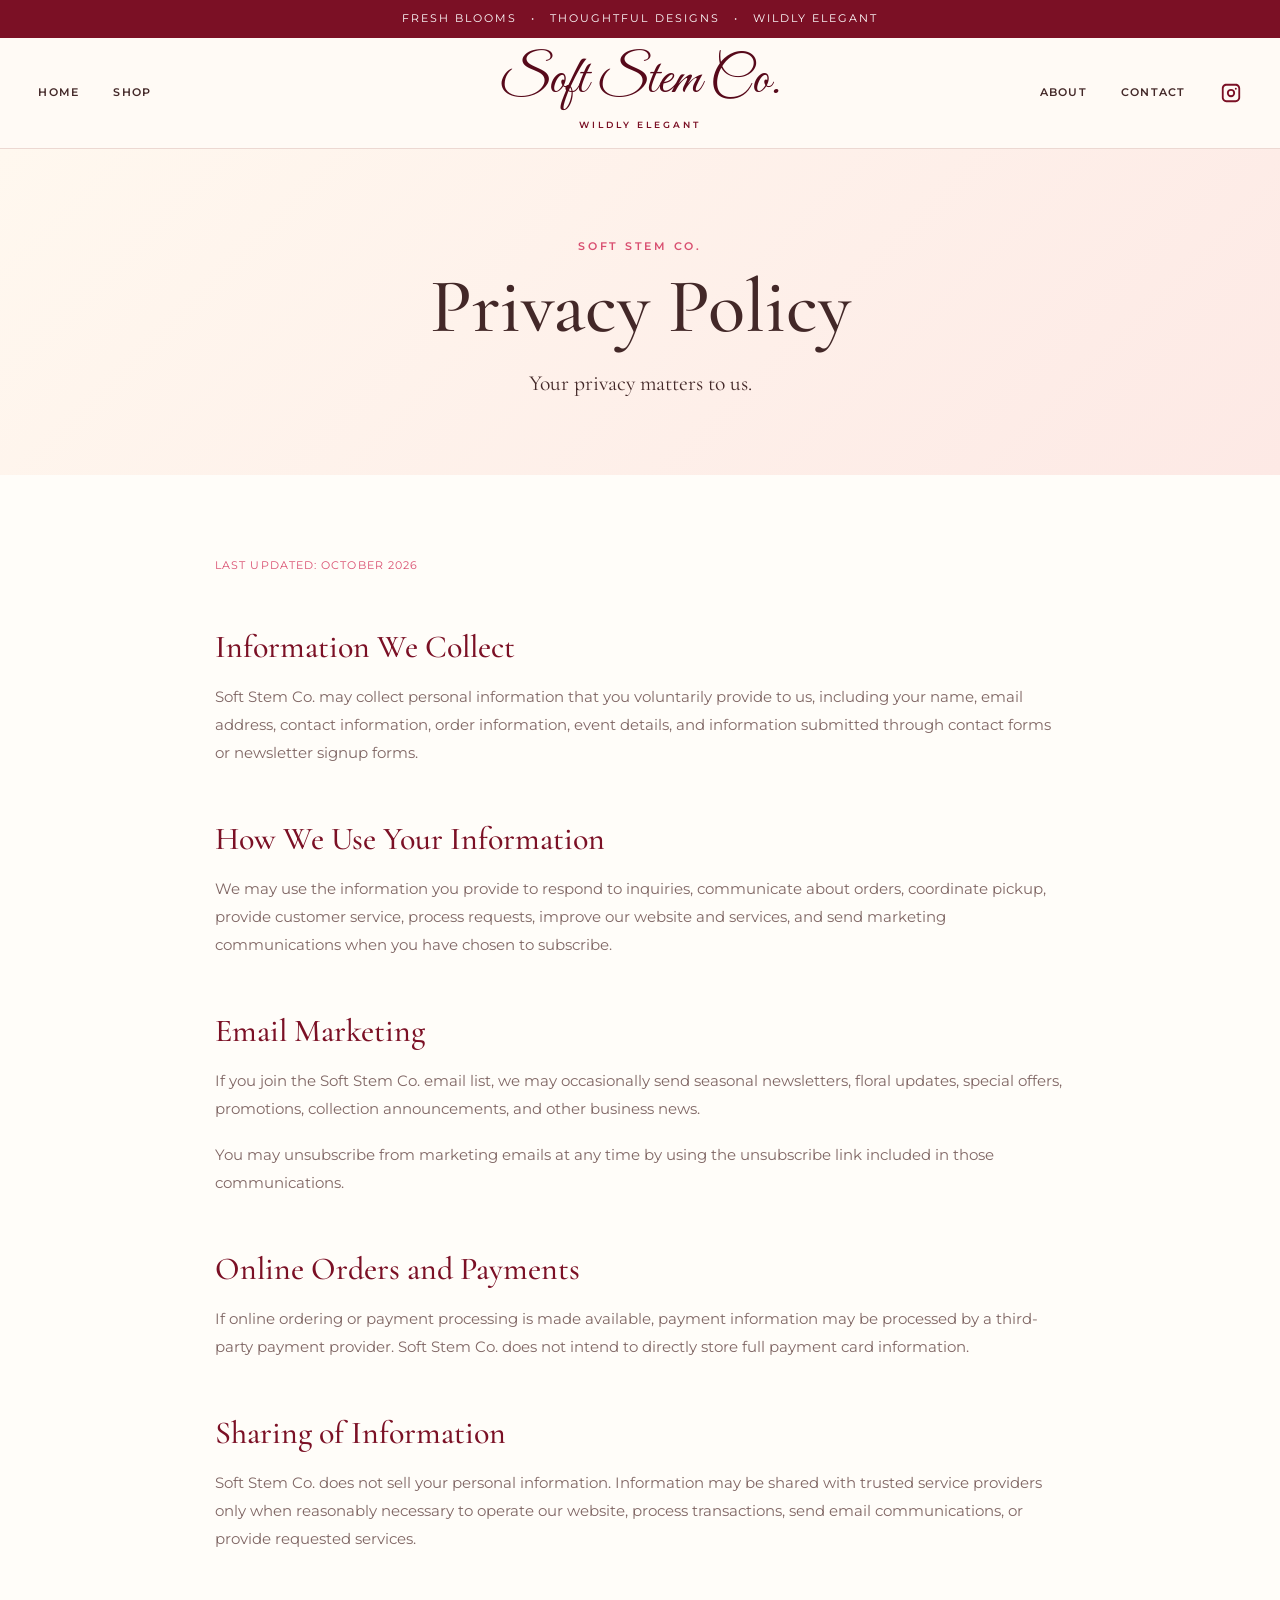
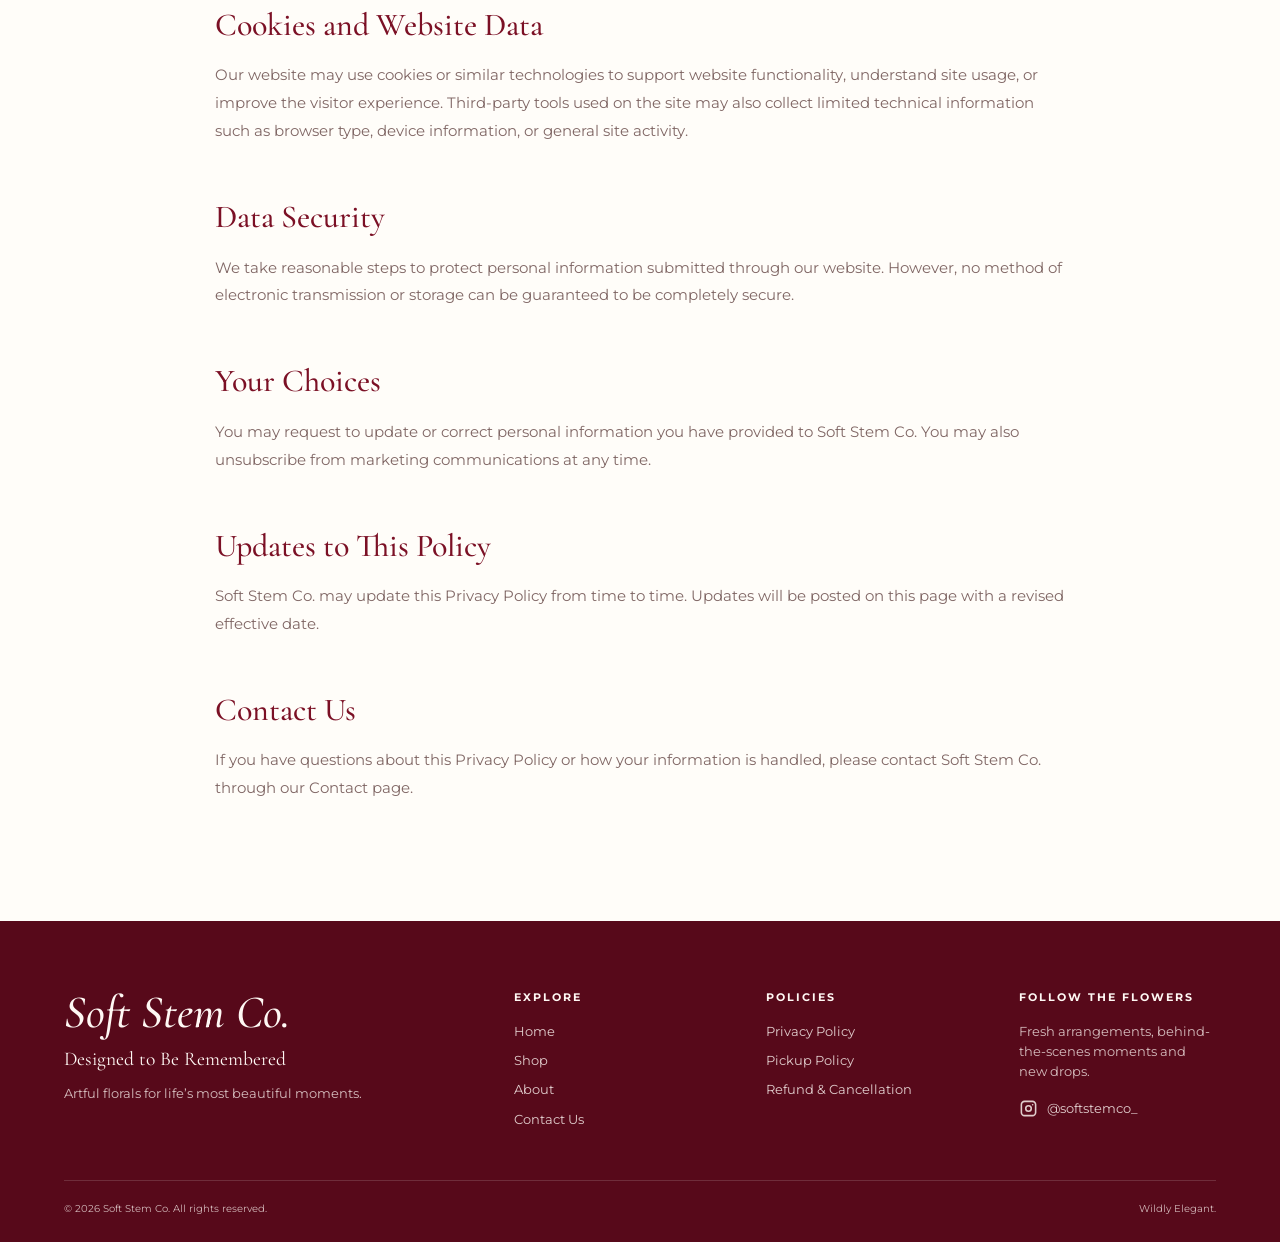
<file: privacy.html>
<!DOCTYPE html>
<html lang="en">
<head>
  <meta charset="UTF-8">
  <meta name="viewport" content="width=device-width, initial-scale=1.0">

  <title>Privacy Policy | Soft Stem Co.</title>

  <link rel="preconnect" href="https://fonts.googleapis.com">
  <link rel="preconnect" href="https://fonts.gstatic.com" crossorigin>

  <link
    href="https://fonts.googleapis.com/css2?family=Cormorant+Garamond:ital,wght@0,400;0,500;0,600;1,500;1,600&family=Great+Vibes&family=Montserrat:wght@400;500;600&display=swap"
    rel="stylesheet"
  >

  <link rel="stylesheet" href="styles.css">
</head>

<body>

  <div class="announcement-bar">
    <span>Fresh Blooms</span>
    <span>•</span>
    <span>Thoughtful Designs</span>
    <span>•</span>
    <span>Wildly Elegant</span>
  </div>

  <header class="site-header">
    <div class="header-inner">

      <nav class="main-nav left-nav">
        <a href="index.html">Home</a>
        <a href="index.html#shop">Shop</a>
      </nav>

      <a href="index.html" class="brand">
        <span class="brand-name">Soft Stem Co.</span>
        <span class="brand-tagline">Wildly Elegant</span>
      </a>

      <nav class="main-nav right-nav">
        <a href="about.html">About</a>
        <a href="contact.html">Contact</a>

        <a
          href="https://www.instagram.com/softstemco_/"
          target="_blank"
          rel="noopener noreferrer"
          class="instagram-icon"
          aria-label="Follow Soft Stem Co. on Instagram"
        >
          <svg viewBox="0 0 24 24" aria-hidden="true">
            <path d="M7 2C4.24 2 2 4.24 2 7v10c0 2.76 2.24 5 5 5h10c2.76 0 5-2.24 5-5V7c0-2.76-2.24-5-5-5H7zm10 2c1.66 0 3 1.34 3 3v10c0 1.66-1.34 3-3 3H7c-1.66 0-3-1.34-3-3V7c0-1.66 1.34-3 3-3h10zm-5 3.5A4.5 4.5 0 1 0 12 16.5 4.5 4.5 0 0 0 12 7.5zm0 2A2.5 2.5 0 1 1 9.5 12 2.5 2.5 0 0 1 12 9.5zm5.25-3.25a1.05 1.05 0 1 0 1.05 1.05 1.05 1.05 0 0 0-1.05-1.05z"/>
          </svg>
        </a>
      </nav>

    </div>
  </header>

  <main>

    <section class="page-hero policy-hero">
      <p class="eyebrow">Soft Stem Co.</p>
      <h1>Privacy Policy</h1>
      <p>Your privacy matters to us.</p>
    </section>

    <section class="policy-page">

      <p class="policy-updated">
        Last updated: October 2026
      </p>

      <h2>Information We Collect</h2>

      <p>
        Soft Stem Co. may collect personal information that you voluntarily
        provide to us, including your name, email address, contact information,
        order information, event details, and information submitted through
        contact forms or newsletter signup forms.
      </p>

      <h2>How We Use Your Information</h2>

      <p>
        We may use the information you provide to respond to inquiries,
        communicate about orders, coordinate pickup, provide customer service,
        process requests, improve our website and services, and send marketing
        communications when you have chosen to subscribe.
      </p>

      <h2>Email Marketing</h2>

      <p>
        If you join the Soft Stem Co. email list, we may occasionally send
        seasonal newsletters, floral updates, special offers, promotions,
        collection announcements, and other business news.
      </p>

      <p>
        You may unsubscribe from marketing emails at any time by using the
        unsubscribe link included in those communications.
      </p>

      <h2>Online Orders and Payments</h2>

      <p>
        If online ordering or payment processing is made available, payment
        information may be processed by a third-party payment provider.
        Soft Stem Co. does not intend to directly store full payment card
        information.
      </p>

      <h2>Sharing of Information</h2>

      <p>
        Soft Stem Co. does not sell your personal information. Information
        may be shared with trusted service providers only when reasonably
        necessary to operate our website, process transactions, send email
        communications, or provide requested services.
      </p>

      <h2>Cookies and Website Data</h2>

      <p>
        Our website may use cookies or similar technologies to support website
        functionality, understand site usage, or improve the visitor experience.
        Third-party tools used on the site may also collect limited technical
        information such as browser type, device information, or general site
        activity.
      </p>

      <h2>Data Security</h2>

      <p>
        We take reasonable steps to protect personal information submitted
        through our website. However, no method of electronic transmission or
        storage can be guaranteed to be completely secure.
      </p>

      <h2>Your Choices</h2>

      <p>
        You may request to update or correct personal information you have
        provided to Soft Stem Co. You may also unsubscribe from marketing
        communications at any time.
      </p>

      <h2>Updates to This Policy</h2>

      <p>
        Soft Stem Co. may update this Privacy Policy from time to time.
        Updates will be posted on this page with a revised effective date.
      </p>

      <h2>Contact Us</h2>

      <p>
        If you have questions about this Privacy Policy or how your information
        is handled, please contact Soft Stem Co. through our Contact page.
      </p>

    </section>

  </main>

  <footer class="site-footer">
    <div class="footer-grid">

      <div class="footer-brand">
        <h2>Soft Stem Co.</h2>
        <p class="footer-tagline">Designed to Be Remembered</p>
        <p>Artful florals for life’s most beautiful moments.</p>
      </div>

      <div class="footer-column">
        <h3>Explore</h3>
        <a href="index.html">Home</a>
        <a href="index.html#shop">Shop</a>
        <a href="about.html">About</a>
        <a href="contact.html">Contact Us</a>
      </div>

      <div class="footer-column">
        <h3>Policies</h3>
        <a href="privacy.html">Privacy Policy</a>
        <a href="pickup.html">Pickup Policy</a>
        <a href="refunds.html">Refund & Cancellation</a>
      </div>

      <div class="footer-column">
        <h3>Follow the Flowers</h3>
        <p>Fresh arrangements, behind-the-scenes moments and new drops.</p>

        <a
          href="https://www.instagram.com/softstemco_/"
          target="_blank"
          rel="noopener noreferrer"
          class="footer-instagram"
        >
          <svg viewBox="0 0 24 24" aria-hidden="true">
            <path d="M7 2C4.24 2 2 4.24 2 7v10c0 2.76 2.24 5 5 5h10c2.76 0 5-2.24 5-5V7c0-2.76-2.24-5-5-5H7zm10 2c1.66 0 3 1.34 3 3v10c0 1.66-1.34 3-3 3H7c-1.66 0-3-1.34-3-3V7c0-1.66 1.34-3 3-3h10zm-5 3.5A4.5 4.5 0 1 0 12 16.5 4.5 4.5 0 0 0 12 7.5zm0 2A2.5 2.5 0 1 1 9.5 12 2.5 2.5 0 0 1 12 9.5zm5.25-3.25a1.05 1.05 0 1 0 1.05 1.05 1.05 1.05 0 0 0-1.05-1.05z"/>
          </svg>

          <span>@softstemco_</span>
        </a>
      </div>

    </div>

    <div class="footer-bottom">
      <p>© 2026 Soft Stem Co. All rights reserved.</p>
      <p>Wildly Elegant.</p>
    </div>
  </footer>

</body>
</html>
</file>
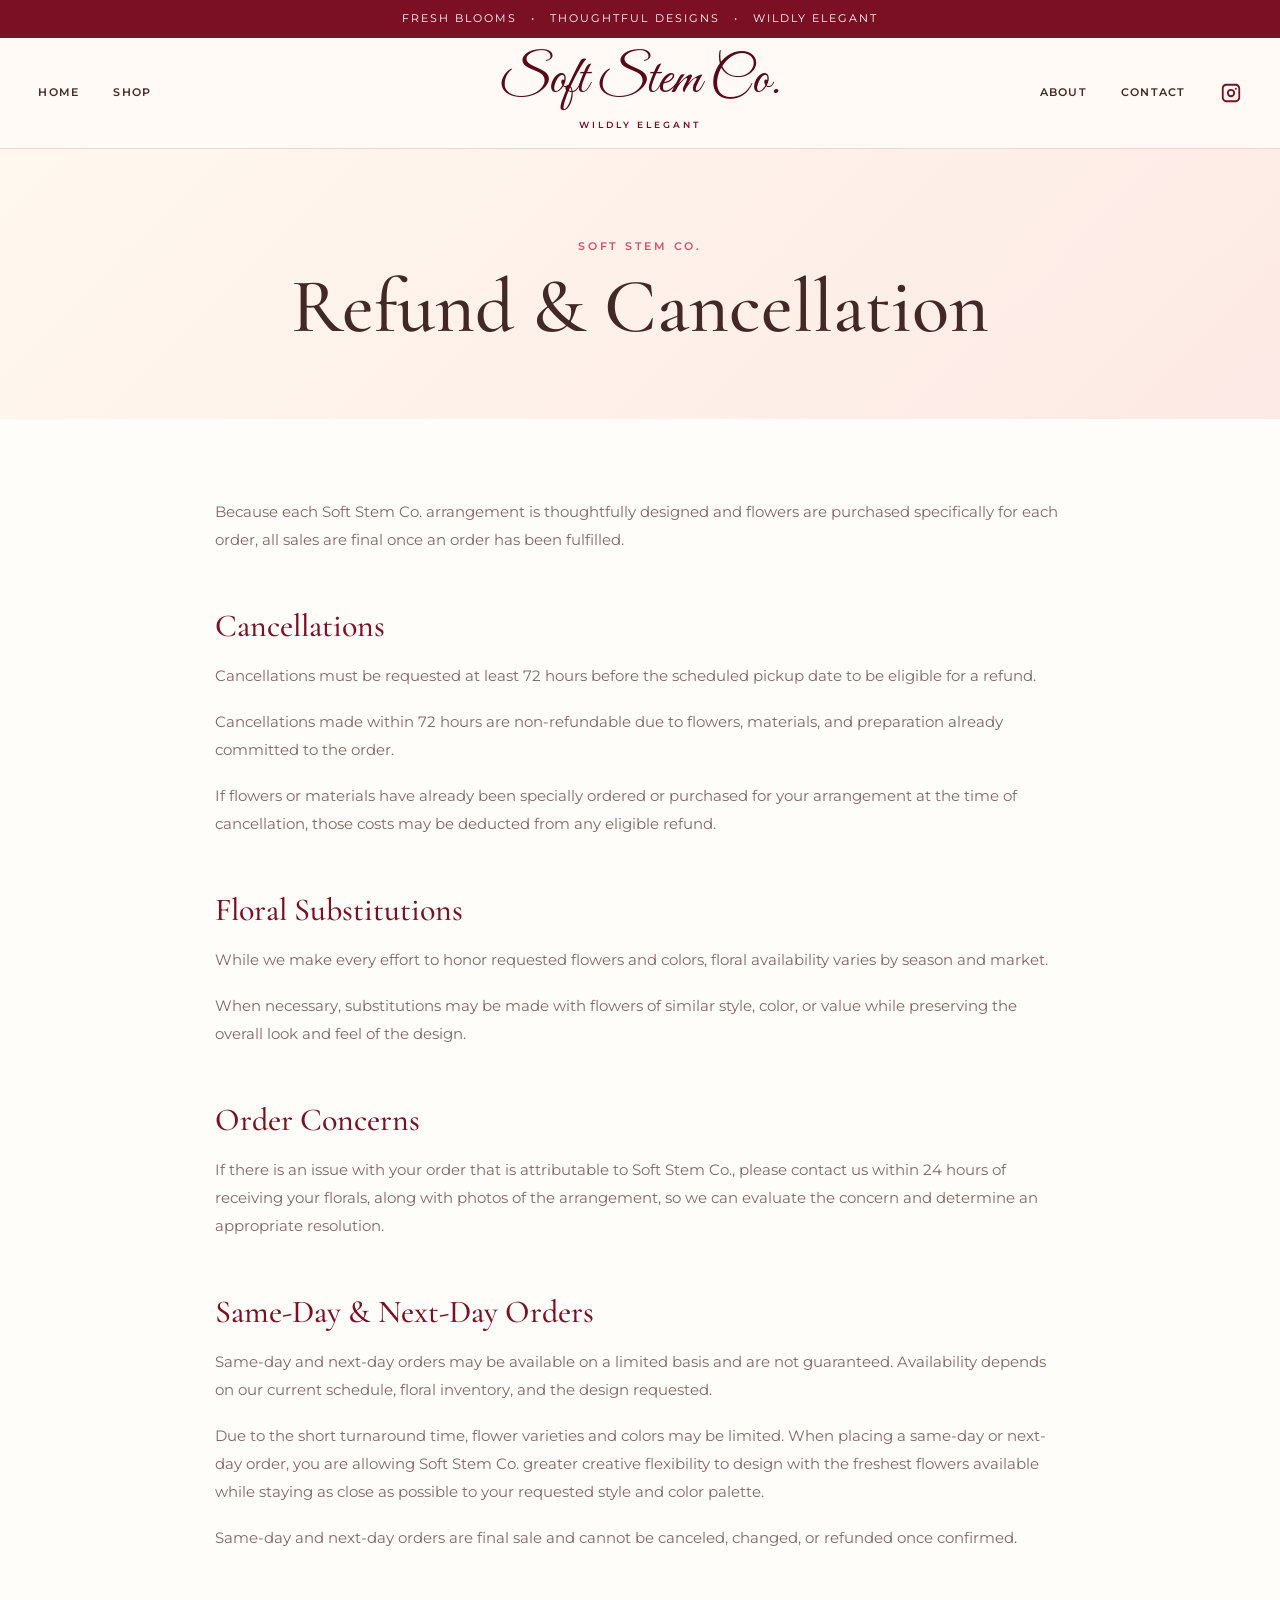
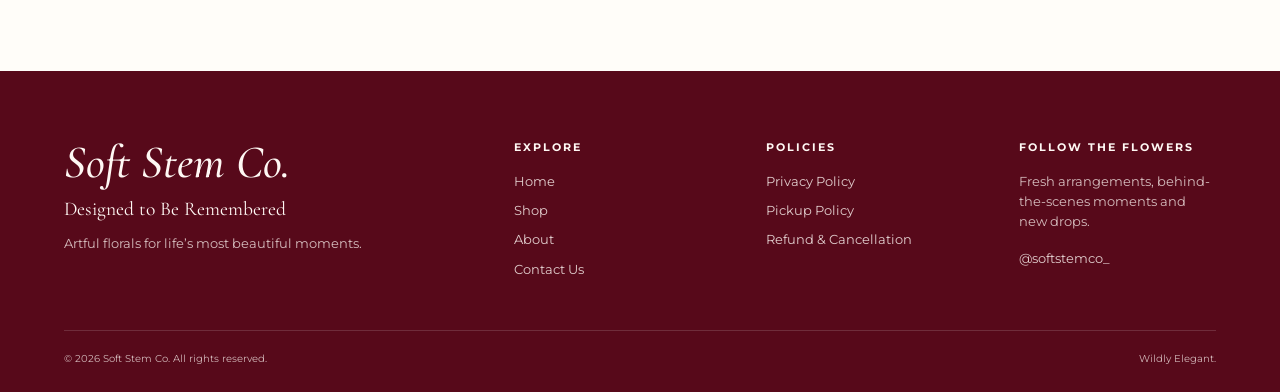
<file: refunds.html>
<!DOCTYPE html>
<html lang="en">
<head>
  <meta charset="UTF-8">
  <meta name="viewport" content="width=device-width, initial-scale=1.0">

  <title>Refund & Cancellation Policy | Soft Stem Co.</title>

  <link rel="preconnect" href="https://fonts.googleapis.com">
  <link rel="preconnect" href="https://fonts.gstatic.com" crossorigin>

  <link
    href="https://fonts.googleapis.com/css2?family=Cormorant+Garamond:ital,wght@0,400;0,500;0,600;1,500;1,600&family=Great+Vibes&family=Montserrat:wght@400;500;600&display=swap"
    rel="stylesheet"
  >

  <link rel="stylesheet" href="styles.css">
</head>

<body>

  <div class="announcement-bar">
    <span>Fresh Blooms</span>
    <span>•</span>
    <span>Thoughtful Designs</span>
    <span>•</span>
    <span>Wildly Elegant</span>
  </div>

  <header class="site-header">
    <div class="header-inner">

      <nav class="main-nav left-nav">
        <a href="index.html">Home</a>
        <a href="index.html#shop">Shop</a>
      </nav>

      <a href="index.html" class="brand">
        <span class="brand-name">Soft Stem Co.</span>
        <span class="brand-tagline">Wildly Elegant</span>
      </a>

      <nav class="main-nav right-nav">
        <a href="about.html">About</a>
        <a href="contact.html">Contact</a>

        <a
          href="https://www.instagram.com/softstemco_/"
          target="_blank"
          rel="noopener noreferrer"
          class="instagram-icon"
          aria-label="Instagram"
        >
          <svg viewBox="0 0 24 24">
            <path d="M7 2C4.24 2 2 4.24 2 7v10c0 2.76 2.24 5 5 5h10c2.76 0 5-2.24 5-5V7c0-2.76-2.24-5-5-5H7zm10 2c1.66 0 3 1.34 3 3v10c0 1.66-1.34 3-3 3H7c-1.66 0-3-1.34-3-3V7c0-1.66 1.34-3 3-3h10zm-5 3.5A4.5 4.5 0 1 0 12 16.5 4.5 4.5 0 0 0 12 7.5zm0 2A2.5 2.5 0 1 1 9.5 12 2.5 2.5 0 0 1 12 9.5zm5.25-3.25a1.05 1.05 0 1 0 1.05 1.05 1.05 1.05 0 0 0-1.05-1.05z"/>
          </svg>
        </a>
      </nav>

    </div>
  </header>

  <main>

    <section class="page-hero policy-hero">
      <p class="eyebrow">Soft Stem Co.</p>
      <h1>Refund & Cancellation</h1>
    </section>

    <section class="policy-page">

      <p>
        Because each Soft Stem Co. arrangement is thoughtfully designed
        and flowers are purchased specifically for each order, all sales
        are final once an order has been fulfilled.
      </p>

      <h2>Cancellations</h2>

      <p>
        Cancellations must be requested at least 72 hours before the
        scheduled pickup date to be eligible for a refund.
      </p>

      <p>
        Cancellations made within 72 hours are non-refundable due to flowers,
        materials, and preparation already committed to the order.
      </p>

      <p>
        If flowers or materials have already been specially ordered or
        purchased for your arrangement at the time of cancellation, those
        costs may be deducted from any eligible refund.
      </p>

      <h2>Floral Substitutions</h2>

      <p>
        While we make every effort to honor requested flowers and colors,
        floral availability varies by season and market.
      </p>

      <p>
        When necessary, substitutions may be made with flowers of similar
        style, color, or value while preserving the overall look and feel
        of the design.
      </p>

      <h2>Order Concerns</h2>

      <p>
        If there is an issue with your order that is attributable to
        Soft Stem Co., please contact us within 24 hours of receiving your
        florals, along with photos of the arrangement, so we can evaluate
        the concern and determine an appropriate resolution.
      </p>

      <h2>Same-Day & Next-Day Orders</h2>

      <p>
        Same-day and next-day orders may be available on a limited basis
        and are not guaranteed. Availability depends on our current schedule,
        floral inventory, and the design requested.
      </p>

      <p>
        Due to the short turnaround time, flower varieties and colors may
        be limited. When placing a same-day or next-day order, you are
        allowing Soft Stem Co. greater creative flexibility to design with
        the freshest flowers available while staying as close as possible
        to your requested style and color palette.
      </p>

      <p>
        Same-day and next-day orders are final sale and cannot be canceled,
        changed, or refunded once confirmed.
      </p>

    </section>

  </main>

  <footer class="site-footer">
    <div class="footer-grid">

      <div class="footer-brand">
        <h2>Soft Stem Co.</h2>
        <p class="footer-tagline">Designed to Be Remembered</p>
        <p>Artful florals for life’s most beautiful moments.</p>
      </div>

      <div class="footer-column">
        <h3>Explore</h3>
        <a href="index.html">Home</a>
        <a href="index.html#shop">Shop</a>
        <a href="about.html">About</a>
        <a href="contact.html">Contact Us</a>
      </div>

      <div class="footer-column">
        <h3>Policies</h3>
        <a href="privacy.html">Privacy Policy</a>
        <a href="pickup.html">Pickup Policy</a>
        <a href="refunds.html">Refund & Cancellation</a>
      </div>

      <div class="footer-column">
        <h3>Follow the Flowers</h3>
        <p>Fresh arrangements, behind-the-scenes moments and new drops.</p>

        <a
          href="https://www.instagram.com/softstemco_/"
          target="_blank"
          rel="noopener noreferrer"
          class="footer-instagram"
        >
          <span>@softstemco_</span>
        </a>
      </div>

    </div>

    <div class="footer-bottom">
      <p>© 2026 Soft Stem Co. All rights reserved.</p>
      <p>Wildly Elegant.</p>
    </div>
  </footer>

</body>
</html>
</file>
<file: styles.css>
/* ========================================
   SOFT STEM CO.
   MODERN GARDEN PARTY
======================================== */


/* ========================================
   BRAND COLORS
======================================== */

:root {

  --burgundy: #7b1025;
  --deep-burgundy: #57091a;

  --rose: #d94f70;
  --pink: #ef8fa9;

  --soft-pink: #f9d9dd;
  --blush: #fde9e5;

  --peach: #f6b49e;

  --cream: #fff8ef;
  --warm-white: #fffdf9;

  --brown: #432828;
  --muted-brown: #806765;

  --border: #ecd8d2;

  --serif: "Cormorant Garamond", serif;
  --sans: "Montserrat", sans-serif;

}


/* ========================================
   RESET
======================================== */

* {
  box-sizing: border-box;
  margin: 0;
  padding: 0;
}


html {
  scroll-behavior: smooth;
}


body {

  font-family: var(--sans);

  background: var(--warm-white);

  color: var(--brown);

  line-height: 1.6;

}


img {

  display: block;

  max-width: 100%;

}


a {

  color: inherit;

  text-decoration: none;

}


button,
input {

  font: inherit;

}


/* ========================================
   ANNOUNCEMENT BAR
======================================== */

.announcement-bar {

  min-height: 38px;

  display: flex;

  justify-content: center;

  align-items: center;

  gap: 14px;

  padding: 8px 20px;

  background: var(--burgundy);

  color: white;

  font-size: 0.67rem;

  letter-spacing: 0.19em;

  text-transform: uppercase;

}


/* ========================================
   HEADER
======================================== */

.site-header {

  position: sticky;

  top: 0;

  z-index: 50;

  background: rgba(255, 250, 245, 0.97);

  backdrop-filter: blur(10px);

  border-bottom: 1px solid var(--border);

}


.header-inner {

  width: min(1350px, 94%);

  min-height: 110px;

  margin: auto;

  display: grid;

  grid-template-columns: 1fr auto 1fr;

  align-items: center;

  gap: 35px;

}


.main-nav {

  display: flex;

  align-items: center;

  gap: 34px;

}


.right-nav {

  justify-content: flex-end;

}


.main-nav a:not(.instagram-icon) {

  position: relative;

  font-size: 0.7rem;

  font-weight: 600;

  letter-spacing: 0.11em;

  text-transform: uppercase;

  transition:
    color 0.2s ease,
    opacity 0.2s ease;

}


.main-nav a:not(.instagram-icon):hover {

  color: var(--burgundy);

}


.main-nav .active::after {

  content: "";

  position: absolute;

  left: 0;

  right: 0;

  bottom: -8px;

  height: 1px;

  background: var(--burgundy);

}


/* ========================================
   BRAND NAME
======================================== */

.brand {

  text-align: center;

  color: var(--deep-burgundy);

}


.brand-name {
  display: block;
  font-family: "Great Vibes", cursive;
  font-size: 3.4rem;
  font-weight: 400;
  line-height: 1;
  color: var(--deep-burgundy);
}


.brand-tagline {

  display: block;

  margin-top: 11px;

  color: var(--burgundy);

  font-family: var(--sans);

  font-size: 0.54rem;

  font-weight: 600;

  letter-spacing: 0.34em;

  text-transform: uppercase;

}


/* ========================================
   INSTAGRAM ICON
======================================== */

.instagram-icon {

  width: 22px;

  height: 22px;

  display: inline-flex;

  align-items: center;

  justify-content: center;

}


.instagram-icon svg {

  width: 22px;

  height: 22px;

  fill: var(--burgundy);

  transition:
    transform 0.2s ease,
    opacity 0.2s ease;

}


.instagram-icon:hover svg {

  transform: scale(1.09);

  opacity: 0.75;

}


/* ========================================
   HERO
======================================== */

.hero {

  min-height: 620px;

  display: grid;

  grid-template-columns: 59% 41%;

  background: var(--blush);

}


/*
  IMPORTANT:

  Upload a file named:

  hero-florals.jpg

  inside a GitHub folder named:

  images

*/

.hero-photo {

  min-height: 620px;

  background-image:
    linear-gradient(
      rgba(71, 10, 20, 0.02),
      rgba(71, 10, 20, 0.05)
    ),
    url("images/hero-florals.jpg");

  background-size: cover;

  background-position: center;

  background-color: #f2c9c0;

}


.hero-content {

  position: relative;

  display: flex;

  flex-direction: column;

  justify-content: center;

  padding: 85px 8%;

  overflow: hidden;

}


.hero-content::before {

  content: "";

  position: absolute;

  width: 520px;

  height: 520px;

  top: -180px;

  right: -190px;

  border-radius: 50%;

  background: rgba(255, 255, 255, 0.38);

}


.hero-content::after {

  content: "";

  position: absolute;

  width: 380px;

  height: 260px;

  right: -120px;

  bottom: -90px;

  border-radius: 55% 45% 0 0;

  background: rgba(246, 180, 158, 0.6);

}


.hero-content > * {

  position: relative;

  z-index: 2;

}


.eyebrow {

  margin-bottom: 15px;

  color: var(--rose);

  font-size: 0.66rem;

  font-weight: 600;

  letter-spacing: 0.26em;

  text-transform: uppercase;

}


.hero h1 {

  max-width: 600px;

  font-family: var(--serif);

  font-size: clamp(
    3.6rem,
    5vw,
    5.7rem
  );

  font-weight: 500;

  line-height: 0.86;

}


.hero h1 span {

  display: block;

  margin-top: 4px;

  color: var(--rose);

  font-style: italic;

}


.hero-copy {

  max-width: 440px;

  margin: 32px 0;

  font-family: var(--serif);

  font-size: 1.5rem;

  line-height: 1.35;

}


/* ========================================
   BUTTONS
======================================== */

.button {

  width: fit-content;

  display: inline-flex;

  justify-content: center;

  align-items: center;

  padding: 15px 29px;

  border-radius: 2px;

  font-size: 0.67rem;

  font-weight: 600;

  letter-spacing: 0.16em;

  text-transform: uppercase;

  transition:
    transform 0.2s ease,
    background 0.2s ease;

}


.primary-button,
.secondary-button {

  color: white;

  background: var(--burgundy);

}


.primary-button:hover,
.secondary-button:hover {

  background: var(--deep-burgundy);

  transform: translateY(-2px);

}


/* ========================================
   SERVICES
======================================== */

.service-strip {

  display: grid;

  grid-template-columns:
    repeat(3, 1fr);

  padding: 14px 5%;

  background: #fdece9;

  border-top: 1px solid var(--border);

  border-bottom: 1px solid var(--border);

}


.service-item {

  min-height: 88px;

  display: flex;

  align-items: center;

  justify-content: center;

  gap: 18px;

  padding: 15px 25px;

  border-right: 1px solid #eacbc5;

}


.service-item:last-child {

  border-right: 0;

}


.service-icon {

  color: var(--rose);

  font-size: 1.8rem;

}


.service-item h3 {

  margin-bottom: 4px;

  font-size: 0.69rem;

  letter-spacing: 0.12em;

  text-transform: uppercase;

}


.service-item p {

  color: var(--muted-brown);

  font-size: 0.63rem;

  letter-spacing: 0.09em;

  text-transform: uppercase;

}


/* ========================================
   SHOP SECTION
======================================== */

.shop-section {

  width: min(1450px, 92%);

  margin: auto;

  padding: 78px 0;

}


.section-heading {

  display: flex;

  justify-content: space-between;

  align-items: flex-end;

  gap: 30px;

  margin-bottom: 36px;

}


.section-heading h2,
.story-content h2,
.newsletter-copy h2 {

  font-family: var(--serif);

  font-size: clamp(
    2.7rem,
    4vw,
    4.3rem
  );

  font-weight: 500;

  line-height: 0.95;

}


.coming-soon-note {

  color: var(--burgundy);

  font-size: 0.64rem;

  font-weight: 600;

  letter-spacing: 0.17em;

  text-transform: uppercase;

}


/* ========================================
   PRODUCT GRID
======================================== */

.product-grid {

  display: grid;

  grid-template-columns:
    repeat(4, 1fr);

  gap: 20px;

}


.product-photo {

  aspect-ratio: 4 / 5;

  position: relative;

  display: flex;

  justify-content: center;

  align-items: center;

  overflow: hidden;

  background-size: cover;

  background-position: center;

  background-color: var(--soft-pink);

}


.product-photo::after {

  content: "";

  position: absolute;

  inset: 0;

  background: rgba(
    73,
    20,
    31,
    0.06
  );

}


/*
  These are the FOUR temporary
  floral images.

  Upload all four inside the
  /images folder.
*/

.product-one {

  background-image:
    url("images/coming-soon-1.jpg");

}


.product-two {

  background-image:
    url("images/coming-soon-2.jpg");

}


.product-three {

  background-image:
    url("images/coming-soon-3.jpg");

}


.product-four {

  background-image:
    url("images/coming-soon-4.jpg");

}


.coming-soon-label {

  position: relative;

  z-index: 2;

  padding: 14px 20px;

  background: rgba(
    255,
    250,
    243,
    0.95
  );

  border: 1px solid
    rgba(
      123,
      16,
      37,
      0.08
    );

  color: var(--burgundy);

  font-size: 0.65rem;

  font-weight: 600;

  letter-spacing: 0.19em;

  text-transform: uppercase;

}


.product-card h3 {

  margin-top: 15px;

  font-family: var(--serif);

  font-size: 1.38rem;

  font-weight: 500;

}


.product-card p {

  margin-top: 3px;

  color: var(--muted-brown);

  font-size: 0.8rem;

}


/* ========================================
   STORY
======================================== */

.story-section {

  display: grid;

  grid-template-columns:
    55% 45%;

  background: var(--blush);

}


/*
  Upload this image as:

  images/story-bouquet.jpg
*/

.story-photo {

  min-height: 570px;

  background-image:
    url("images/story-bouquet.jpg");

  background-size: cover;

  background-position: center;

  background-color: #f2c7bc;

}


.story-content {

  display: flex;

  flex-direction: column;

  justify-content: center;

  padding: 80px;

}


.story-content h2 span {

  display: block;

  color: var(--burgundy);

  font-style: italic;

}


.story-content > p:not(.eyebrow) {

  max-width: 475px;

  margin: 28px 0 32px;

  color: var(--brown);

  font-size: 0.94rem;

}


/* ========================================
   NEWSLETTER
======================================== */

.newsletter-section {

  width: min(1200px, 90%);

  margin: auto;

  padding: 95px 0;

  display: grid;

  grid-template-columns:
    1fr 1fr;

  gap: 90px;

  align-items: center;

}


.newsletter-copy p:last-child {

  max-width: 500px;

  margin-top: 20px;

  color: var(--muted-brown);

}


.newsletter-form {

  display: flex;

  flex-wrap: wrap;

}


.newsletter-form input {

  flex: 1;

  min-width: 230px;

  padding: 17px 18px;

  background: white;

  border: 1px solid #d9c5c0;

  outline: none;

}


.newsletter-form input:focus {

  border-color: var(--burgundy);

}


.newsletter-form button {

  padding: 17px 26px;

  border: 0;

  background: var(--burgundy);

  color: white;

  cursor: pointer;

  font-size: 0.67rem;

  font-weight: 600;

  letter-spacing: 0.14em;

  text-transform: uppercase;

}


.newsletter-form button:hover {

  background: var(--deep-burgundy);

}


.form-disclaimer {

  width: 100%;

  margin-top: 13px;

  color: var(--muted-brown);

  font-size: 0.65rem;

  line-height: 1.5;

}


/* ========================================
   FOOTER
======================================== */

.site-footer {

  padding:
    68px 5%
    25px;

  background: var(--deep-burgundy);

  color: #fff8f4;

}


.footer-grid {

  width: min(1300px, 100%);

  margin: auto;

  display: grid;

  grid-template-columns:
    2fr
    repeat(3, 1fr);

  gap: 55px;

}


.footer-brand h2 {

  font-family: var(--serif);

  font-size: 2.9rem;

  font-style: italic;

  font-weight: 500;

  line-height: 1;

}


.footer-tagline {

  margin: 9px 0;

  font-family: var(--serif);

  font-size: 1.22rem;

}


.footer-brand > p:last-child,
.footer-column p {

  max-width: 300px;

  font-size: 0.79rem;

  opacity: 0.75;

}


.footer-column {

  display: flex;

  flex-direction: column;

  gap: 9px;

}


.footer-column h3 {

  margin-bottom: 7px;

  font-size: 0.67rem;

  letter-spacing: 0.19em;

  text-transform: uppercase;

}


.footer-column a {

  font-size: 0.79rem;

  opacity: 0.82;

  transition: opacity 0.2s ease;

}


.footer-column a:hover {

  opacity: 1;

}


/* Footer Instagram */

.footer-instagram {

  display: inline-flex;

  align-items: center;

  gap: 9px;

  margin-top: 7px;

}


.footer-instagram svg {

  width: 19px;

  height: 19px;

  fill: currentColor;

}


/* Footer bottom */

.footer-bottom {

  width: min(1300px, 100%);

  margin:
    50px auto
    0;

  padding-top: 20px;

  display: flex;

  justify-content: space-between;

  gap: 20px;

  border-top:
    1px solid
    rgba(
      255,
      255,
      255,
      0.2
    );

  font-size: 0.65rem;

  opacity: 0.72;

}


/* ========================================
   ACCESSIBILITY
======================================== */

.sr-only {

  position: absolute;

  width: 1px;

  height: 1px;

  padding: 0;

  margin: -1px;

  overflow: hidden;

  clip: rect(
    0,
    0,
    0,
    0
  );

  white-space: nowrap;

  border: 0;

}


/* ========================================
   TABLET
======================================== */

@media
(max-width: 950px) {


  .header-inner {

    grid-template-columns: 1fr;

    gap: 18px;

    padding: 22px 0;

  }


  .brand {

    grid-row: 1;

  }


  .left-nav,
  .right-nav {

    justify-content: center;

  }


  .hero {

    grid-template-columns: 1fr;

  }


  .hero-photo {

    min-height: 480px;

  }


  .hero-content {

    min-height: 470px;

    padding: 60px 8%;

  }


  .service-strip {

    grid-template-columns: 1fr;

  }


  .service-item {

    border-right: 0;

    border-bottom:
      1px solid
      #eacbc5;

  }


  .service-item:last-child {

    border-bottom: 0;

  }


  .product-grid {

    grid-template-columns:
      repeat(2, 1fr);

  }


  .story-section {

    grid-template-columns: 1fr;

  }


  .story-content {

    padding: 65px 8%;

  }


  .newsletter-section {

    grid-template-columns: 1fr;

    gap: 35px;

  }


  .footer-grid {

    grid-template-columns:
      repeat(2, 1fr);

  }

}


/* ========================================
   MOBILE
======================================== */

@media
(max-width: 600px) {


  .announcement-bar {

    gap: 7px;

    font-size: 0.51rem;

    letter-spacing: 0.12em;

  }


  .main-nav {

    justify-content: center;

    gap: 15px;

    flex-wrap: wrap;

  }


  .main-nav a:not(.instagram-icon) {

    font-size: 0.61rem;

  }


  .brand-name {

    font-size: 3.25rem;

  }


  .hero-photo {

    min-height: 390px;

  }


  .hero-content {

    min-height: 450px;

    padding:
      50px
      25px;

  }


  .hero h1 {

    font-size: 3.6rem;

  }


  .hero-copy {

    font-size: 1.3rem;

  }


  .section-heading {

    align-items: flex-start;

    flex-direction: column;

  }


  .product-grid {

    grid-template-columns: 1fr;

  }


  .product-photo {

    aspect-ratio: 5 / 5;

  }


  .story-photo {

    min-height: 430px;

  }


  .story-content {

    padding:
      55px
      25px;

  }


  .newsletter-section {

    padding: 70px 0;

  }


  .newsletter-form {

    display: block;

  }


  .newsletter-form input {

    width: 100%;

  }


  .newsletter-form button {

    width: 100%;

    margin-top: 10px;

  }


  .footer-grid {

    grid-template-columns: 1fr;

  }


  .footer-bottom {

    flex-direction: column;

  }

}
/* ========================================
   MOBILE POLISH
======================================== */

@media (max-width: 600px) {

  /* Tighten header */
  .header-inner {
    padding: 16px 0 18px;
    gap: 12px;
  }

  .brand-name {
    font-size: 3.25rem;
  }

  .brand-tagline {
    margin-top: 8px;
  }

  .main-nav {
    gap: 14px;
  }

  /* Bring hero closer to navigation */
  .hero {
    margin-top: 0;
  }

  .hero-photo {
    min-height: 340px;
    background-position: center center;
  }

  /* Slightly tighter hero copy */
  .hero-content {
    min-height: auto;
    padding: 48px 28px 58px;
  }

  .hero h1 {
    font-size: 3.15rem;
    line-height: 0.9;
  }

  .hero-copy {
    font-size: 1.22rem;
    margin: 26px 0;
  }

  /* Slightly smaller CTA */
  .button {
    padding: 14px 24px;
  }

  /* Shop cards */
  .shop-section {
    padding-top: 60px;
  }

  .product-photo {
    aspect-ratio: 1 / 1;
  }
}
/* ========================================
   INNER PAGES
======================================== */

.page-hero {
  padding: 90px 6%;
  text-align: center;
  background:
    linear-gradient(
      135deg,
      var(--cream),
      var(--blush)
    );
}

.page-hero h1 {
  font-family: var(--serif);
  font-size: clamp(3rem, 6vw, 5.5rem);
  font-weight: 500;
  line-height: 0.95;
  color: var(--brown);
}

.page-hero > p:last-child {
  max-width: 600px;
  margin: 22px auto 0;
  font-family: var(--serif);
  font-size: 1.35rem;
}


/* About */

.about-layout {
  width: min(1200px, 90%);
  margin: auto;
  padding: 95px 0;

  display: grid;
  grid-template-columns: 42% 58%;
  gap: 75px;

  align-items: center;
}

.about-photo-placeholder {
  min-height: 620px;

  display: flex;
  align-items: center;
  justify-content: center;

  text-align: center;

  background:
    linear-gradient(
      145deg,
      #f5d8d4,
      #fcece7
    );

  border: 1px solid var(--border);
}

.about-photo-placeholder span {
  display: block;

  color: var(--burgundy);

  font-family: var(--serif);
  font-size: 2rem;
}

.about-photo-placeholder p {
  margin-top: 8px;

  color: var(--muted-brown);

  font-size: 0.72rem;
  letter-spacing: 0.1em;

  text-transform: uppercase;
}

.about-copy h2 {
  margin-bottom: 28px;

  font-family: var(--serif);
  font-size: clamp(3rem, 5vw, 4.8rem);

  font-weight: 500;
  line-height: 1;
}

.about-copy > p:not(.eyebrow):not(.about-signature) {
  margin-bottom: 22px;

  color: var(--muted-brown);

  font-size: 0.96rem;
  line-height: 1.9;
}

.about-signature {
  margin-top: 25px;

  color: var(--burgundy);

  font-family: "Great Vibes", cursive;
  font-size: 3.5rem;
}

.about-quote {
  padding: 85px 8%;

  text-align: center;

  background: var(--blush);
}

.about-quote p {
  max-width: 900px;

  margin: auto;

  font-family: var(--serif);
  font-size: clamp(2.2rem, 4vw, 4rem);

  font-style: italic;
  line-height: 1.15;

  color: var(--burgundy);
}


/* Policy pages */

.policy-hero {
  padding-bottom: 75px;
}

.policy-page {
  width: min(850px, 88%);

  margin: auto;

  padding: 80px 0 100px;
}

.policy-page h2 {
  margin-top: 45px;
  margin-bottom: 12px;

  color: var(--burgundy);

  font-family: var(--serif);
  font-size: 2rem;

  font-weight: 500;
}

.policy-page p {
  margin-bottom: 18px;

  color: var(--muted-brown);

  font-size: 0.92rem;
  line-height: 1.9;
}

.policy-updated {
  margin-bottom: 30px !important;

  color: var(--rose) !important;

  font-size: 0.68rem !important;

  letter-spacing: 0.1em;

  text-transform: uppercase;
}


/* Inner page mobile */

@media (max-width: 800px) {

  .about-layout {
    grid-template-columns: 1fr;
    gap: 50px;
  }

  .about-photo-placeholder {
    min-height: 450px;
  }

}


@media (max-width: 600px) {

  .page-hero {
    padding: 65px 25px;
  }

  .page-hero h1 {
    font-size: 3.2rem;
  }

  .about-layout {
    width: 88%;
    padding: 65px 0;
  }

  .about-photo-placeholder {
    min-height: 390px;
  }

  .about-copy h2 {
    font-size: 3rem;
  }

  .about-quote {
    padding: 65px 25px;
  }

  .policy-page {
    padding: 60px 0 80px;
  }

}

@media (max-width: 600px) {

  .service-item {
    display: grid;
    grid-template-columns: 44px 1fr;
    justify-content: initial;
    align-items: center;
    gap: 18px;

    width: 100%;
    padding: 24px 20px;
  }

  .service-icon {
    width: 44px;
    text-align: center;
    font-size: 1.8rem;
  }

  .service-item > div:last-child {
    text-align: left;
  }

  .service-item h3,
  .service-item p {
    margin-left: 0;
    text-align: left;
  }
}
/* ========================================
   CONTACT PAGE
======================================== */

.contact-layout {
  width: min(1200px, 90%);
  margin: auto;
  padding: 90px 0 100px;

  display: grid;
  grid-template-columns: 38% 62%;
  gap: 80px;

  align-items: start;
}


/* Contact info */

.contact-info h2,
.contact-form-wrap h2,
.contact-note h2 {
  font-family: var(--serif);
  font-size: clamp(2.8rem, 4vw, 4.2rem);
  font-weight: 500;
  line-height: 1;
}

.contact-intro {
  margin: 25px 0 38px;

  color: var(--muted-brown);

  line-height: 1.8;
}


.contact-detail {
  padding: 22px 0;

  border-bottom: 1px solid var(--border);
}


.contact-label {
  display: block;

  margin-bottom: 6px;

  color: var(--rose);

  font-size: 0.65rem;
  font-weight: 600;

  letter-spacing: 0.16em;

  text-transform: uppercase;
}


.contact-detail a {
  color: var(--brown);
}


.contact-detail a:hover {
  color: var(--burgundy);
}


.contact-detail small {
  display: block;

  margin-top: 5px;

  color: var(--muted-brown);

  font-size: 0.7rem;
}


.contact-instagram {
  display: inline-flex;
  align-items: center;
  gap: 9px;
}


.contact-instagram svg {
  width: 20px;
  height: 20px;

  fill: var(--burgundy);
}


/* Form */

.contact-form-wrap {
  padding: 45px;

  background: var(--blush);

  border: 1px solid var(--border);
}


.contact-form-wrap h2 {
  margin-bottom: 32px;
}


.contact-form {
  display: flex;
  flex-direction: column;

  gap: 22px;
}


.form-row {
  display: grid;

  grid-template-columns: 1fr 1fr;

  gap: 18px;
}


.form-field {
  display: flex;
  flex-direction: column;

  gap: 8px;
}


.form-field label {
  color: var(--brown);

  font-size: 0.68rem;
  font-weight: 600;

  letter-spacing: 0.08em;

  text-transform: uppercase;
}


.form-field input,
.form-field select,
.form-field textarea {
  width: 100%;

  padding: 14px 15px;

  border: 1px solid #d9c5c0;

  border-radius: 0;

  background: white;

  color: var(--brown);

  outline: none;
}


.form-field input:focus,
.form-field select:focus,
.form-field textarea:focus {
  border-color: var(--burgundy);
}


.form-field textarea {
  resize: vertical;
}


.event-note {
  color: var(--muted-brown);

  font-size: 0.72rem;

  line-height: 1.7;
}


.contact-submit {
  width: fit-content;

  padding: 15px 28px;

  border: none;

  background: var(--burgundy);

  color: white;

  cursor: pointer;

  font-size: 0.67rem;
  font-weight: 600;

  letter-spacing: 0.15em;

  text-transform: uppercase;
}


.contact-submit:hover {
  background: var(--deep-burgundy);
}


.form-privacy {
  color: var(--muted-brown);

  font-size: 0.65rem;

  line-height: 1.6;
}


.form-privacy a {
  color: var(--burgundy);

  text-decoration: underline;
}


/* Pickup note */

.contact-note {
  padding: 85px 8%;

  text-align: center;

  background: var(--blush);
}


.contact-note p:last-child {
  max-width: 650px;

  margin: 22px auto 0;

  color: var(--muted-brown);

  line-height: 1.8;
}


/* Tablet */

@media (max-width: 900px) {

  .contact-layout {
    grid-template-columns: 1fr;

    gap: 55px;
  }

}


/* Mobile */

@media (max-width: 600px) {

  .contact-layout {
    width: 88%;

    padding: 65px 0;
  }


  .contact-form-wrap {
    padding: 30px 22px;
  }


  .form-row {
    grid-template-columns: 1fr;
  }


  .contact-submit {
    width: 100%;
  }


  .contact-note {
    padding: 65px 25px;
  }

}

/* ========================================
   CONTACT PAGE - FINAL FIX
======================================== */

.contact-layout {
  width: min(1180px, 90%);
  margin: 0 auto;
  padding: 80px 0 95px;

  display: grid;
  grid-template-columns: 0.8fr 1.2fr;
  gap: 70px;

  align-items: start;
}


/* LEFT SIDE */

.contact-info {
  min-width: 0;
}

.contact-info h2,
.contact-form-wrap h2,
.contact-note h2 {
  font-family: var(--serif);
  font-weight: 500;
  color: var(--brown);
  line-height: 1;
}

.contact-info h2 {
  font-size: clamp(2.8rem, 4vw, 4rem);
  margin-bottom: 22px;
}

.contact-intro {
  margin-bottom: 28px;
  color: var(--muted-brown);
  font-size: 0.95rem;
  line-height: 1.8;
}

.contact-detail {
  padding: 20px 0;
  border-bottom: 1px solid var(--border);
}

.contact-label {
  display: block;
  margin-bottom: 6px;

  color: var(--rose);

  font-size: 0.65rem;
  font-weight: 600;
  letter-spacing: 0.16em;
  text-transform: uppercase;
}

.contact-detail p,
.contact-detail a {
  font-size: 0.92rem;
  line-height: 1.6;
}

.contact-detail a {
  color: var(--brown);
}

.contact-detail small {
  display: block;
  margin-top: 5px;

  color: var(--muted-brown);

  font-size: 0.7rem;
  line-height: 1.5;
}


/* INSTAGRAM */

.contact-instagram {
  display: inline-flex !important;
  align-items: center;
  gap: 9px;
}

.contact-instagram svg {
  width: 20px !important;
  height: 20px !important;
  max-width: 20px !important;
  max-height: 20px !important;

  flex: 0 0 20px;

  fill: var(--burgundy);
}


/* FORM CARD */

.contact-form-wrap {
  min-width: 0;

  padding: 42px;

  background: var(--blush);

  border: 1px solid var(--border);
}

.contact-form-wrap h2 {
  font-size: clamp(2.7rem, 4vw, 3.8rem);
  margin-bottom: 30px;
}

.contact-form {
  width: 100%;

  display: flex;
  flex-direction: column;
  gap: 20px;
}

.form-row {
  width: 100%;

  display: grid;
  grid-template-columns: 1fr 1fr;
  gap: 18px;
}

.form-field {
  width: 100%;
  min-width: 0;

  display: flex;
  flex-direction: column;
  gap: 8px;
}

.form-field label {
  display: block;

  color: var(--brown);

  font-size: 0.7rem;
  font-weight: 600;
  letter-spacing: 0.08em;
  text-transform: uppercase;
}

.form-field input,
.form-field select,
.form-field textarea {
  display: block;

  width: 100%;
  max-width: 100%;

  padding: 14px 15px;

  border: 1px solid #d9c5c0;
  border-radius: 0;

  background: #fffdf9;

  color: var(--brown);

  font-family: var(--sans);
  font-size: 0.9rem;

  outline: none;
}

.form-field input,
.form-field select {
  min-height: 48px;
}

.form-field textarea {
  min-height: 160px;
  resize: vertical;
}

.form-field input:focus,
.form-field select:focus,
.form-field textarea:focus {
  border-color: var(--burgundy);
}

.event-note {
  color: var(--muted-brown);

  font-size: 0.74rem;
  line-height: 1.7;
}

.contact-submit {
  display: inline-flex;
  align-items: center;
  justify-content: center;

  width: fit-content;

  padding: 15px 28px;

  border: 0;
  border-radius: 0;

  background: var(--burgundy);

  color: white;

  font-family: var(--sans);
  font-size: 0.67rem;
  font-weight: 600;

  letter-spacing: 0.15em;
  text-transform: uppercase;

  cursor: pointer;
}

.form-privacy {
  color: var(--muted-brown);

  font-size: 0.67rem;
  line-height: 1.6;
}

.form-privacy a {
  color: var(--burgundy);
  text-decoration: underline;
}


/* PICKUP NOTE */

.contact-note {
  padding: 80px 8%;

  text-align: center;

  background: var(--blush);
}

.contact-note h2 {
  font-size: clamp(2.7rem, 4vw, 4rem);
}

.contact-note > p:last-child {
  max-width: 650px;

  margin: 20px auto 0;

  color: var(--muted-brown);

  line-height: 1.8;
}


/* TABLET */

@media (max-width: 900px) {

  .contact-layout {
    grid-template-columns: 1fr;
    gap: 50px;

    padding: 65px 0 80px;
  }

}


/* MOBILE */

@media (max-width: 600px) {

  .contact-layout {
    width: 88%;

    display: block;

    padding: 55px 0 70px;
  }

  .contact-info {
    margin-bottom: 55px;
  }

  .contact-info h2 {
    font-size: 2.8rem;
  }

  .contact-detail {
    padding: 18px 0;
  }

  .contact-form-wrap {
    width: 100%;

    padding: 30px 22px;
  }

  .contact-form-wrap h2 {
    font-size: 2.8rem;
  }

  .form-row {
    grid-template-columns: 1fr;
    gap: 20px;
  }

  .form-field input,
  .form-field select,
  .form-field textarea {
    width: 100%;
  }

  .contact-submit {
    width: 100%;
  }

  .contact-note {
    padding: 60px 25px;
  }

}
/* CONTACT INSTAGRAM ICON HARD FIX */

.contact-instagram {
  display: inline-flex !important;
  align-items: center !important;
  gap: 8px !important;
  width: auto !important;
  height: auto !important;
}

.contact-instagram svg {
  width: 20px !important;
  height: 20px !important;
  min-width: 20px !important;
  min-height: 20px !important;
  max-width: 20px !important;
  max-height: 20px !important;
  flex: 0 0 20px !important;
  display: block !important;
  fill: var(--burgundy) !important;
}

.contact-instagram span {
  display: inline !important;
  font-size: 0.92rem !important;
}
</file>
